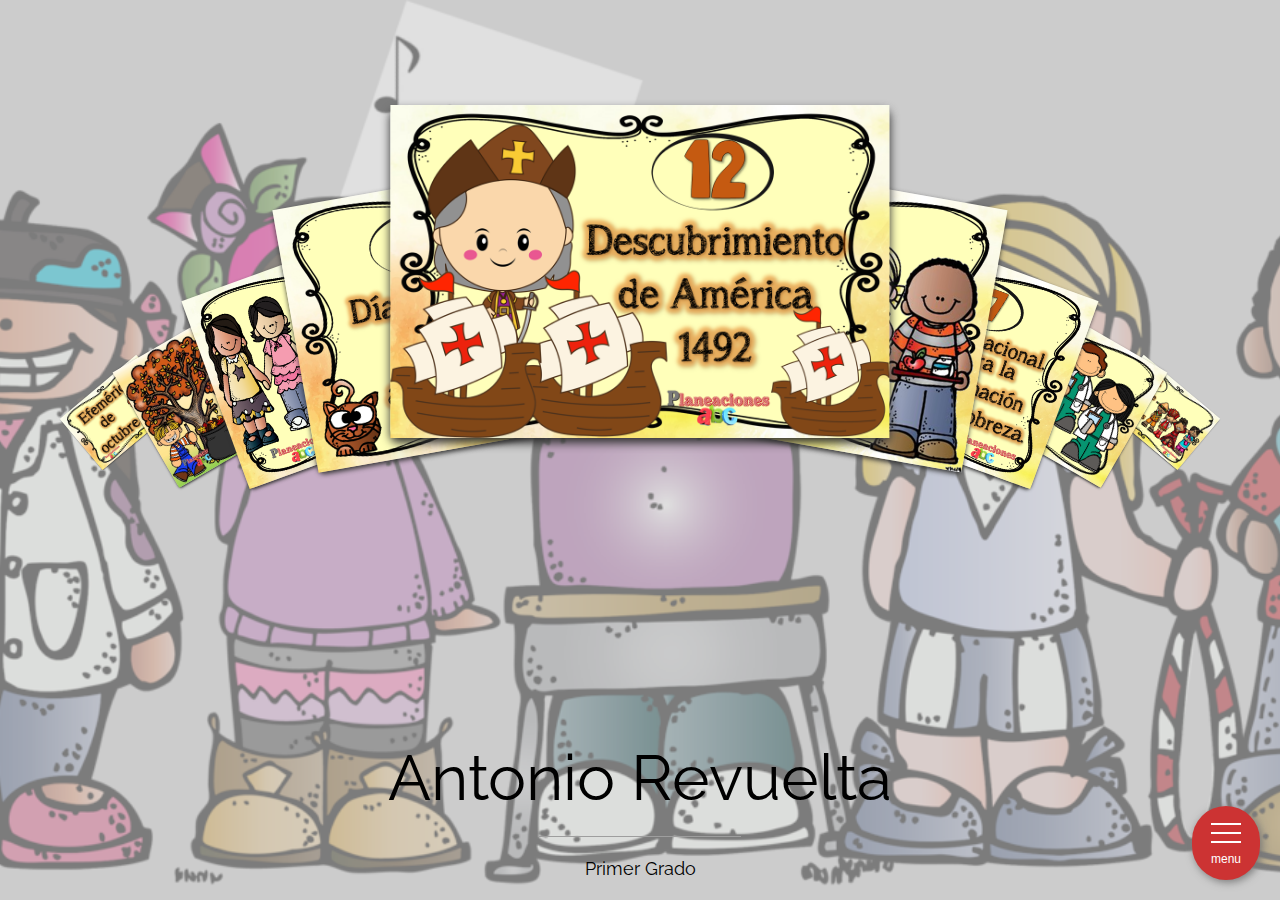
<file: index.html>
<!DOCTYPE html>
<html>
<head>
	<title>Arge Velasco</title>
	<meta charset="UTF-8">
	<meta name="viewport" content="width=device-width, initial-scale=1">
	<link rel="stylesheet" href="/css/styles.css">
	<link rel="stylesheet" href="https://fonts.googleapis.com/css?family=Raleway">
	<link rel="icon" type="image/png" href="/img/icon.png">
	<style>
	body,h1 {font-family: "Raleway", sans-serif}
	body, html {height: 100%}
	.bgimg2 {
	  background: #CCC;
	  background-image: url('/img/back.png');
	  min-height: 100%;
	  background-position: center;
	  background-size: cover;
	}
	.bgimg {
	  background: #CCC;
	  background-image: url('/img/backsept.png');
	  min-height: 100%;
	  background-position: center;
	  background-size: cover;
	}
	</style>
	<link rel="stylesheet" href="/css/nav.css">
	<script>
	  window.console = window.console || function(t) {};
	</script>
	<link href="/css/stackedCards.css" rel="stylesheet" />
</head>
<body>

	<div class="bgimg2 w3-display-container w3-animate-opacity w3-border-light-grey">
	  <div class="w3-display-topleft w3-padding-large w3-xlarge"></div>

		<div class="container-fixed stacked-cards stacked-cards-fanOut">
			<ul>
				<li><img src="/img/oct/001.png"></li>
				<li><img src="/img/oct/002.jpg"></li>
				<li><img src="/img/oct/003.png"></li>
				<li><img src="/img/oct/004.png"></li>
				<li><img src="/img/oct/005.png"></li>
				<li><img src="/img/oct/006.png"></li>
				<li><img src="/img/oct/007.png"></li>
				<li><img src="/img/oct/008.png"></li>
				<li><img src="/img/oct/009.png"></li>
			</ul>
		</div>
		<script src="/js/stackedCards.min.js"></script>

		<script>
			var stackedCardFanOut = new stackedCards({
			 	selector: '.stacked-cards-fanOut',
			 	layout: "fanOut",
			 	transformOrigin: "bottom",
			 });

			stackedCardFanOut.init();
		</script>

	  <div class="w3-display-bottommiddle">
	    <h1 class="w3-jumbo w3-animate-top">Antonio Revuelta</h1>
	    <hr class="w3-border-grey" style="margin:auto;width:40%">
	    <p class="w3-large w3-center">Primer Grado</p>
	  </div>
	</div>

	<div class="float-nav">
	  <a href="#" class="menu-btn">
	    <ul>
	      <li class="line"></li>
	      <li class="line"></li>
	      <li class="line"></li>
	    </ul>
	    <div class="menu-txt">menu</div>
	  </a>
	</div>

	<div class="main-nav">
	  <ul>
	  	<li><a href="/sopa" target="_blank">Sopa de Letras</a></li>
	  	<li><a href="https://play.makeit.app/play.html?code=471373" target="_blank">Pl y Ch</a></li>
	  	<li><a href="https://play.makeit.app/play.html?code=763096" target="_blank">CI y FI</a></li>
	  	<li><a href="https://play.makeit.app/play.html?code=586976" target="_blank">Letra O</a></li>
	  	<li><a href="https://play.makeit.app/play.html?code=599046" target="_blank">Reglas</a></li>
	  	<li><a href="https://play.makeit.app/play.html?code=536043" target="_blank">Vida Saludable</a></li>
	  	<li><a href="https://play.makeit.app/play.html?code=463178" target="_blank">Br y Cr</a></li>
	  	<li><a href="https://play.makeit.app?code=445377" target="_blank">Letra I</a></li>
	    <!--li><a href="/memory1.html">Memorama 1</a></li-->
	    <!--li><a href="/memory2.html">Memorama 2</a></li-->
	    <!--li><a href="/emociones.html" target="_blank">Emociones</a></li-->
	    <!--li><a href="https://play.makeit.app?code=210012" target="_blank">Juego ayer y hoy</a></li-->
	    <!--li><a href="https://play.makeit.app?code=520454" target="_blank">Monstruo de las emociones</a></li-->
	    <!--li><a href="https://play.makeit.app?code=547061" target="_blank">Todo se detuvo</a></li-->
	    <!--li><a href="https://play.makeit.app/play.html?code=472911" target="_blank">Datos Personales</a></li-->
	    <li><a href="https://juego-loteria.netlify.app/" target="_blank">Lotería de Muetos</a></li>
	    <!--li><a href="/maze">Abuelitos</a></li-->
	    <!--li><a href="/memory4.html">Memorama de Muertos</a></li>
	    <li><a href="/memory5.html">Memorama de Muertos+</a></li-->
	    <li><a href="/memory6.html">Memorama de Niños</a></li>
	  </ul>
	</div>

	<script src="https://static.codepen.io/assets/common/stopExecutionOnTimeout-157cd5b220a5c80d4ff8e0e70ac069bffd87a61252088146915e8726e5d9f147.js"></script>
	<script src="https://cdnjs.cloudflare.com/ajax/libs/jquery/2.1.3/jquery.min.js"></script>
	<script id="rendered-js">
		$('.float-nav').click(function () {
		  $('.main-nav, .menu-btn').toggleClass('active');
		});
		//# sourceURL=pen.js
	</script>

</body>
</html>
</file>
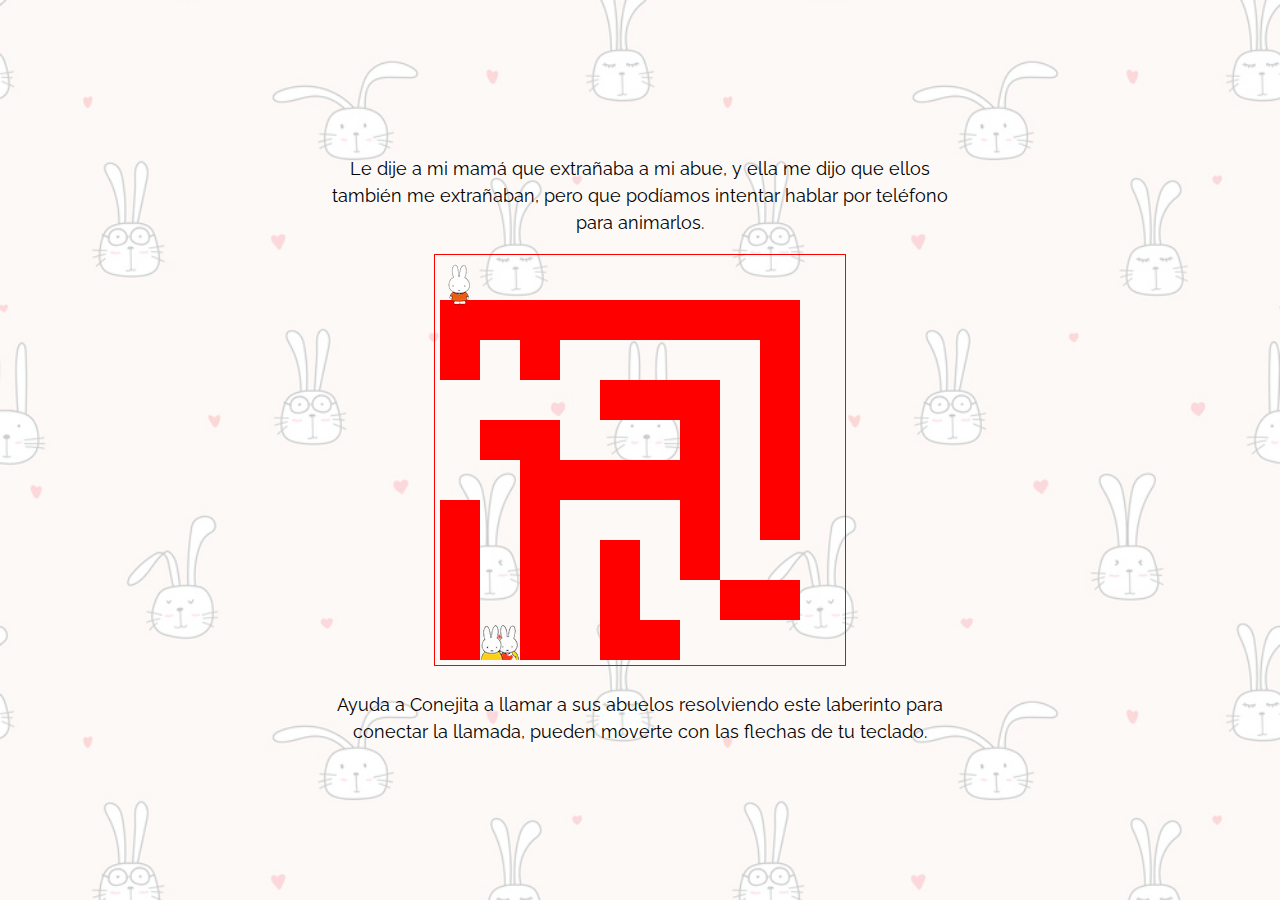
<file: maze/index.html>
<!DOCTYPE HTML>

<html>
    <head>
        <title>Llamar a los abuelitos</title>
        <link rel="icon" type="../image/png" href="/img/icon.png">
        <link rel="stylesheet" href="https://fonts.googleapis.com/css?family=Raleway">
        <link rel="stylesheet" href="../css/styles.css">
        <script src="https://code.jquery.com/jquery-3.3.1.min.js" crossorigin="anonymous"></script>
        <style type="text/css">
            body,h1 {font-family: "Raleway", sans-serif}
            body, html {height: 100%}
            .bgimg {
              background: #fff;
              background-image: url('/maze/back.png');
              min-height: 100%;
              background-position: center;
              background-size: cover;
            }
            #GameBoardCanvas {
                border: 1px solid red;
                padding: 5px;
                margin-left: auto;
                margin-right: auto;
            }

            body {
                background: white;
                padding: 5px;
            }           
        </style>
    </head>
<body class="bgimg">
    <div class="w3-display-middle">
        <p class="w3-large w3-center">Le dije a mi mamá que extrañaba a mi abue, y ella me dijo que ellos también me extrañaban, pero que podíamos intentar hablar por teléfono para animarlos.</p>
        <div class="w3-large w3-center">
            <canvas id="GameBoardCanvas" width="400px" height="400px">
            </canvas>
        </div>
        <p class="w3-large w3-center">Ayuda a Conejita a llamar a sus abuelos resolviendo este laberinto para conectar la llamada, pueden moverte con las flechas de tu teclado.</p>
    </div>
    <script type="text/javascript">
        var canvas = $('#GameBoardCanvas');
        //The game board 1 = walls, 0 = free space, and -1 = the goal
        var board = [
            [ 0, 0, 0, 0, 0, 0, 0, 0, 0, 0],
            [ 1, 1, 1, 1, 1, 1, 1, 1, 1, 0],
            [ 1, 0, 1, 0, 0, 0, 0, 0, 1, 0],
            [ 0, 0, 0, 0, 1, 1, 1, 0, 1, 0],
            [ 0, 1, 1, 0, 0, 0, 1, 0, 1, 0],
            [ 0, 0, 1, 1, 1, 1, 1, 0, 1, 0],
            [ 1, 0, 1, 0, 0, 0, 1, 0, 1, 0],
            [ 1, 0, 1, 0, 1, 0, 1, 0, 0, 0],
            [ 1, 0, 1, 0, 1, 0, 0, 1, 1, 0],
            [ 1, -1, 1, 0, 1, 1, 0, 0, 0, 0]
        ];
        var player = {
            x: 0,
            y: 0
        };

        //Draw the game board
        function draw(){

          var rabbit = new Image();
          rabbit.src = '/maze/rabbit.png';

          var grandparents = new Image();
          grandparents.src = '/maze/grandparents.png';

            var width = canvas.width();
            var blockSize = width/board.length;
            var ctx = canvas[0].getContext('2d');
            //ctx.setTransform(1, 0, 0, 1, 0, 0);
            ctx.clearRect(0, 0, width, width);
            ctx.fillStyle="red";
            //Loop through the board array drawing the walls and the goal
            for(var y = 0; y < board.length; y++){
                for(var x = 0; x < board[y].length; x++){
                    //Draw a wall
                    if(board[y][x] === 1){
                        ctx.fillRect(x*blockSize, y*blockSize, blockSize, blockSize);
                    }
                    //Draw the goal
                    else if(board[y][x] === -1){
                        ctx.beginPath();
                        ctx.drawImage(grandparents, 40, 360);
                        //ctx.lineWidth = 5;
                        // ctx.strokeStyle = "gold";
                        // ctx.moveTo(x*blockSize, y*blockSize);
                        // ctx.lineTo((x+1)*blockSize, (y+1)*blockSize);
                        // ctx.moveTo(x*blockSize, (y+1)*blockSize);
                        // ctx.lineTo((x+1)*blockSize, y*blockSize);
                        ctx.stroke();
                    }
                }
            }
            //Draw the player
            ctx.beginPath();
            var half = blockSize/20;
            ctx.clearRect(40, 360, 40, 40);
            rabbit.onload = function(){
              ctx.drawImage(grandparents, 40, 360);
              ctx.drawImage(rabbit, player.x*blockSize+half, player.y*blockSize+half);
            }
            //ctx.fillStyle = "blue";
            //ctx.arc(player.x*blockSize+half, player.y*blockSize+half, half, 0, 2*Math.PI);
            ctx.fill();
        }

        //Check to see if the new space is inside the board and not a wall
        function canMove(x, y){
            return (y>=0) && (y<board.length) && (x >= 0) && (x < board[y].length) && (board[y][x] != 1);
        }

        $(document).keyup(function(e){
            if((e.which == 38) && canMove(player.x, player.y-1))//Up arrow
                player.y--;
            else if((e.which == 40) && canMove(player.x, player.y+1)) // down arrow
                player.y++;
            else if((e.which == 37) && canMove(player.x-1, player.y))
                player.x--;
            else if((e.which == 39) && canMove(player.x+1, player.y))
                player.x++;
            draw();
            e.preventDefault();
        });

        draw();
    </script>
</body>
</html>
</file>
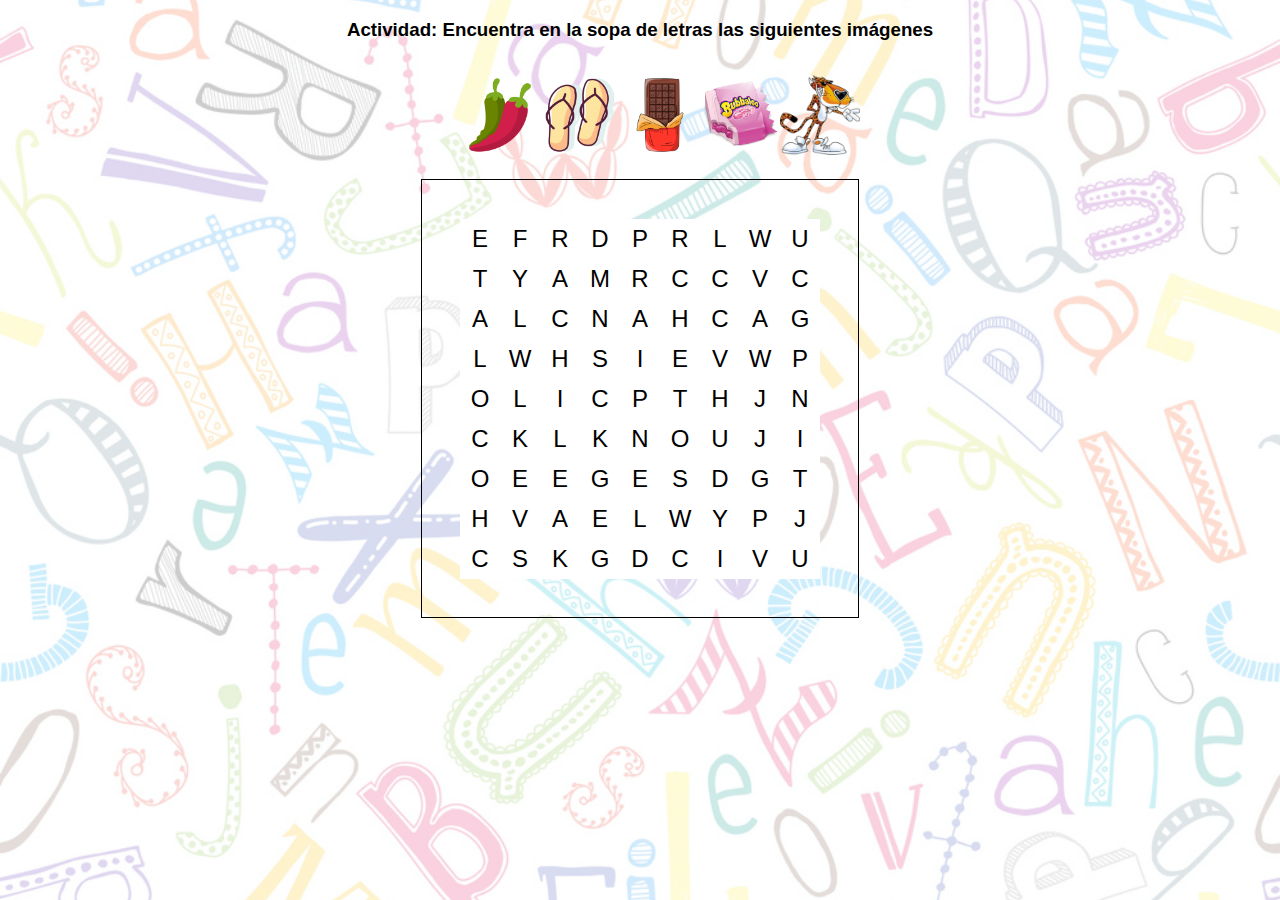
<file: sopa/index.html>
<!DOCTYPE html>
<html>
<head>
    <meta charset="utf-8">
    <meta http-equiv="X-UA-Compatible" content="IE=edge">
    <meta name="viewport" content="width=device-width, initial-scale=1">
    <title>Arge Velasco</title>
    <link rel="stylesheet" type="text/css" href="wordfind.css">
    <link rel="icon" type="image/png" href="../img/icon.png">
</head>
<body class="bgimg">
    <div id="main" role="main">
        <h3>Actividad: Encuentra en la sopa de letras las siguientes imágenes</h3>
        <div>
            <ul id="imagesList">
                <li class="chile"><img src="imgs/chile.png"></li>
                <li class="chancla"><img src="imgs/chancla.png"></li>
                <li class="chocolate"><img src="imgs/chocolate.png"></li>
                <li class="chicle"><img src="imgs/chicle.png"></li>
                <li class="chetos"><img src="imgs/chetos.png"></li>
            </ul>
        </div>
        <div id="puzzle"></div>
        <div><!--button id="solve">Resolver</button--></div>
        <div style="display: none;">
            <ul id="words">
                <!--li><button id="add-word">Add word</button></li-->
            </ul>
        </div>
        <fieldset id="controls">
            <!--label for="allowed-missing-words">Allowed missing words :
                <input id="allowed-missing-words" type="number" min="0" max="5" step="1" value="2">
            </label-->
            <!--label for="max-grid-growth">Max grid growth :
                <input id="max-grid-growth" type="number" min="0" max="5" step="1" value="0">
            </label-->
            <!--label for="extra-letters">Extra letters :
                <select id="extra-letters">
                    <option value="secret-word" selected>form a secret word</option>
                    <option value="none">none, allow blanks</option>
                    <option value="secret-word-plus-blanks">form a secret word but allow for extra blanks</option>
                    <option value="random">random</option>
                </select>
            </label-->
            <!--label for="secret-word">Secret word :
                <input id="secret-word">
            </label-->
            <!--button id="create-grid">Create grid</button-->
            <p id="result-message"></p>
        </fieldset>
    </div>

    <script type="text/javascript" src="https://ajax.googleapis.com/ajax/libs/jquery/1.7.1/jquery.min.js"></script> 
    <script type="text/javascript" src="wordfind.js"></script> 
    <script type="text/javascript" src="wordfindgame.js"></script> 
    <script>
    /* Example words setup */
    [
        'chile',
        'chetos',
        'chicle',
        'chancla',
        'chocolate',
    ].map(word => WordFindGame.insertWordBefore($('#words'), word));
    // $('#secret-word').val('LAETITIA');

    /* Init */
    function recreate() {
        $('#result-message').removeClass();
        var fillBlanks, game;
        /*if ($('#extra-letters').val() === 'none') {
            fillBlanks = false;
        } else if ($('#extra-letters').val().startsWith('secret-word')) {
            fillBlanks = $('#secret-word').val();
        }*/
        try {
            game = new WordFindGame('#puzzle', {
                allowedMissingWords: +1, //+$('#allowed-missing-words').val(),
                maxGridGrowth: 4, // +$('#max-grid-growth').val(),
                fillBlanks: true,
                allowExtraBlanks: ['none', 'secret-word-plus-blanks'].includes('random'),
                // allowExtraBlanks: ['none', 'secret-word-plus-blanks'].includes($('#extra-letters').val()),
                maxAttempts: 100,
            });
        } catch (error) {
            $('#result-message').text(`😞 ${error}, try to specify less ones`).css({color: 'red'});
            return;
        }
        wordfind.print(game);
        if (window.game) {
            var emptySquaresCount = WordFindGame.emptySquaresCount();
            $('#result-message').text(`😃 ${emptySquaresCount ? 'but there are empty squares' : ''}`).css({color: ''});
        }
        window.game = game;
    }
    recreate();

    /* Event listeners */
    // $('#extra-letters').change((evt) => $('#secret-word').prop('disabled', !evt.target.value.startsWith('secret-word')));

    // $('#add-word').click( () => WordFindGame.insertWordBefore($('#add-word').parent()));

    $('#create-grid').click(recreate);

    $('#solve').click(() => game.solve());
    </script>
</body>
</html>
</file>
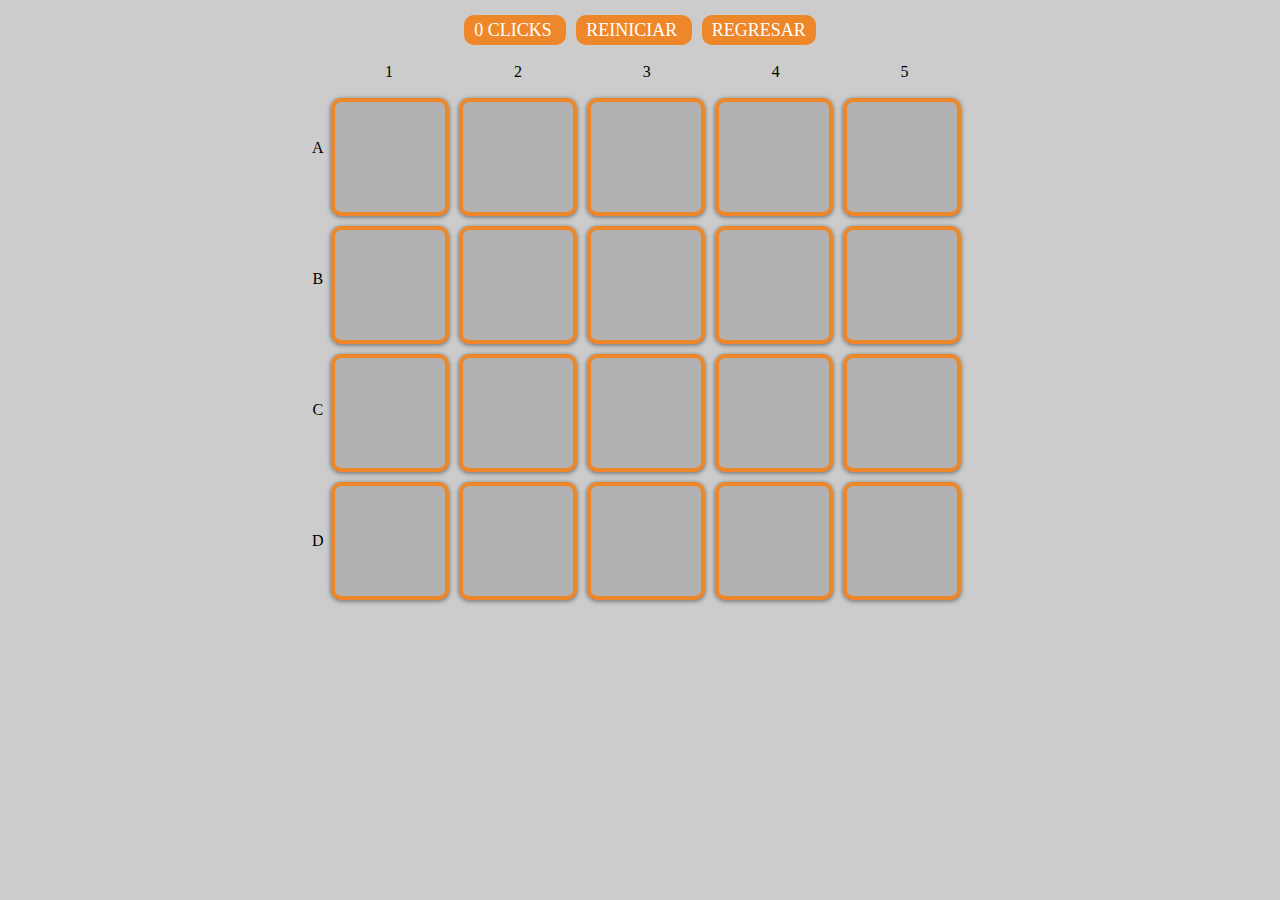
<file: memory1.html>
<html lang="en" class=" -webkit-">
<head>

    <link rel="icon" type="image/png" href="/img/icon.png">
    <title>Memorama 1</title>
    <style>
    * {
        margin: 0;
        padding: 0;
    }
    body {
      font: 18px Verdana;
      color: #FFF;
      background: #CCC;
    }
    .good {
        position: absolute;
        display: none;
        margin-left: auto;
        margin-right: auto;
        width: 45%;
        z-index: 999;
    }
    table tr td.cols {
        text-align: center;
        color: #000000;
    }
    table tr.rows {
        text-align: center;
        color: #000000;
    }
    #picbox {
        margin: 0px auto;
        width: 660px;
    }
    #boxcard {
        z-index: 1;
        margin: 10px 0 0;
    }
    #boxcard div{
        float: left;
        width: 100px;
        height: 100px;
        margin: 5px;
        padding: 5px;
        border: 4px solid #EE872A;
        cursor: pointer;
        border-radius: 10px;
        box-shadow: 0 1px 5px rgba(0,0,0,.5);
      background: #B1B1B1;
        z-index: 2;
    }
    #boxcard div img {
        display: none;
        border-radius: 10px;
        z-index: 3;
    }
    #boxbuttons {
        text-align: center;
        margin: 20px;
        display: block;
    }
    #boxbuttons .button {
        text-transform: uppercase;
        background: #EE872A;
        padding: 5px 10px;
        margin: 5px;
        border-radius: 10px;
        cursor: pointer;
    }
    #boxbuttons .button a{
      text-decoration: none;
      color: #fff;
    }
    #boxbuttons .button:hover {
        background: #999;
    }
    </style>
</head>
    <body translate="no">

    <div id="picbox">
      <span id="boxbuttons">
        <span class="button">
          <span id="counter">0</span>
          Clicks
        </span>
        <span class="button">
          <a onclick="ResetGame();">Reiniciar</a>
        </span> 
        <span class="button">
          <a href="/">Regresar</a>
        </span> 
      </span>
      <img id="q-good" class="good" src="/memory/good.png">
      <table>
          <tr>
              <td class="cols"></td>
              <td class="cols">1</td>
              <td class="cols">2</td>
              <td class="cols">3</td>
              <td class="cols">4</td>
              <td class="cols">5</td>
          </tr>
          <tr class="rows">
              <td>A</td>
              <td colspan="5" rowspan="4"><div id="boxcard"></div></td>
          </tr>
          <tr class="rows">
              <td>B</td>
          </tr>
          <tr class="rows">
              <td>C</td>
          </tr>
          <tr class="rows">
              <td>D</td>
          </tr>
      </table>
    </div>

    <script src="https://cdnjs.cloudflare.com/ajax/libs/jquery/2.1.3/jquery.min.js"></script>
    <script id="rendered-js">
        var BoxOpened = "";
        var ImgOpened = "";
        var Counter = 0;
        var ImgFound = 0;

        var Source = "#boxcard";

        var ImgSource = [
          "/memory/bandera.png",
          "/memory/chile.png",
          "/memory/maracas.png",
          "/memory/mariachi.png",
          "/memory/molcajete.png",
          "/memory/muneca.png",
          "/memory/pinata.png",
          "/memory/sombrero.png",
          "/memory/taco.png",
          "/memory/tambor.png"
        ];

        function RandomFunction(MaxValue, MinValue) {
                return Math.round(Math.random() * (MaxValue - MinValue) + MinValue);
            }
            
        function ShuffleImages() {
            var ImgAll = $(Source).children();
            var ImgThis = $(Source + " div:first-child");
            var ImgArr = new Array();

            for (var i = 0; i < ImgAll.length; i++) {
                ImgArr[i] = $("#" + ImgThis.attr("id") + " img").attr("src");
                ImgThis = ImgThis.next();
            }
            
                ImgThis = $(Source + " div:first-child");
            
            for (var z = 0; z < ImgAll.length; z++) {
            var RandomNumber = RandomFunction(0, ImgArr.length - 1);

                $("#" + ImgThis.attr("id") + " img").attr("src", ImgArr[RandomNumber]);
                ImgArr.splice(RandomNumber, 1);
                ImgThis = ImgThis.next();
            }
        }

        function ResetGame() {
            ShuffleImages();
            $(Source + " div img").hide();
            $(Source + " div").css("visibility", "visible");
            Counter = 0;
            $("#success").remove();
            $("#counter").html("" + Counter);
            BoxOpened = "";
            ImgOpened = "";
            ImgFound = 0;
            return false;
        }

        function OpenCard() {
            var id = $(this).attr("id");

            if ($("#" + id + " img").is(":hidden")) {
                $(Source + " div").unbind("click", OpenCard);
            
                $("#" + id + " img").slideDown('fast');

                if (ImgOpened == "") {
                    BoxOpened = id;
                    ImgOpened = $("#" + id + " img").attr("src");
                    setTimeout(function() {
                        $(Source + " div").bind("click", OpenCard)
                    }, 300);
                } else {
                    CurrentOpened = $("#" + id + " img").attr("src");
                    if (ImgOpened != CurrentOpened) {
                        setTimeout(function() {
                            $("#" + id + " img").slideUp('fast');
                            $("#" + BoxOpened + " img").slideUp('fast');
                            BoxOpened = "";
                            ImgOpened = "";
                        }, 400);
                    } else {
                        $('#q-good').show();
                        setTimeout(function() {
                            $('#q-good').hide();
                            $("#" + id + " img").parent().css("visibility", "hidden");
                            $("#" + BoxOpened + " img").parent().css("visibility", "hidden");
                            ImgFound++;
                            BoxOpened = "";
                            ImgOpened = "";
                        }, 2000);
                    }
                    setTimeout(function() {
                        $(Source + " div").bind("click", OpenCard)
                    }, 400);
                }
                Counter++;
                $("#counter").html("" + Counter);

                if (ImgFound == ImgSource.length) {
                    $("#counter").prepend('<span id="success">Encontraste todas las imágenes</span>');
                }
            }
        }

        $(function() {
        
            for (var y = 1; y < 3 ; y++) {
                $.each(ImgSource, function(i, val) {
                    $(Source).append("<div id=card" + y + i + "><img src=" + val + " />");
                });
            }
            $(Source + " div").click(OpenCard);
            ShuffleImages();
        });
    </script>

    </body>
</html>
</file>
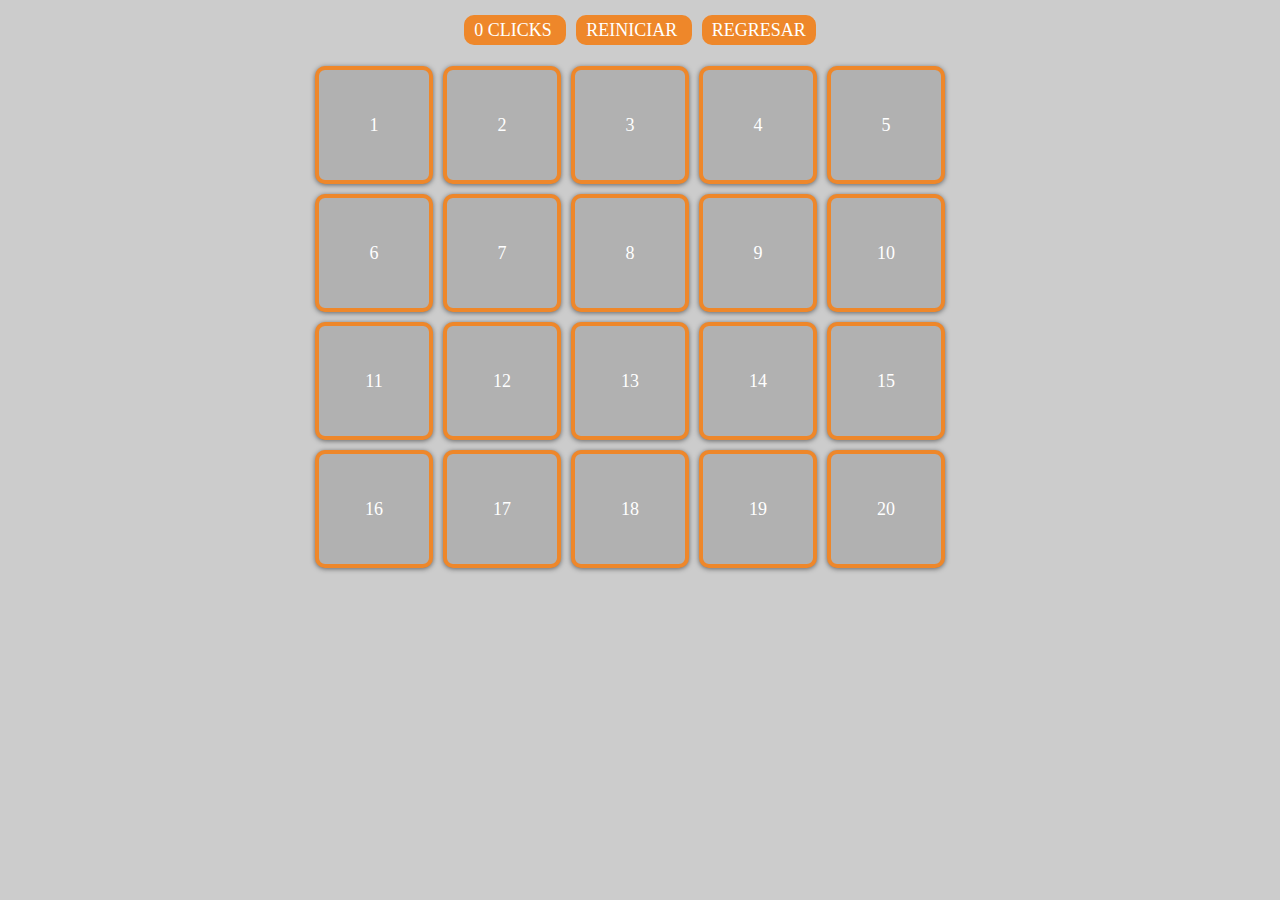
<file: memory2.html>
<html lang="en" class=" -webkit-">
<head>

    <link rel="icon" type="image/png" href="/img/icon.png">
    <title>Memorama 2</title>
    <style>
    * {
        margin: 0;
        padding: 0;
    }
    body {
      font: 18px Verdana;
      color: #FFF;
      background: #CCC;
    }
    .good {
        position: absolute;
        display: none;
        margin-left: auto;
        margin-right: auto;
        width: 45%;
        z-index: 999;
    }
    table tr td.cols {
        text-align: center;
        color: #000000;
    }
    table tr.rows {
        text-align: center;
        color: #000000;
    }
    #picbox {
        margin: 0px auto;
        width: 660px;
    }
    #boxcard {
        z-index: 1;
        margin: 10px 0 0;
    }
    #boxcard div{
        float: left;
        width: 100px;
        height: 100px;
        margin: 5px;
        padding: 5px;
        border: 4px solid #EE872A;
        cursor: pointer;
        border-radius: 10px;
        box-shadow: 0 1px 5px rgba(0,0,0,.5);
      background: #B1B1B1;
        z-index: 2;
    }
    #boxcard div img {
        display: none;
        border-radius: 10px;
        z-index: 3;
    }
    #boxbuttons {
        text-align: center;
        margin: 20px;
        display: block;
    }
    #boxbuttons .button {
        text-transform: uppercase;
        background: #EE872A;
        padding: 5px 10px;
        margin: 5px;
        border-radius: 10px;
        cursor: pointer;
    }
    #boxbuttons .button a{
      text-decoration: none;
      color: #fff;
    }
    #boxbuttons .button:hover {
        background: #999;
    }
    .text-center {
      display: flex;
      justify-content: center;
      align-items: center;
    }
    </style>
</head>
    <body translate="no">

    <div id="picbox">
      <span id="boxbuttons">
        <span class="button">
          <span id="counter">0</span>
          Clicks
        </span>
        <span class="button">
          <a onclick="ResetGame();">Reiniciar</a>
        </span> 
        <span class="button">
          <a href="/">Regresar</a>
        </span> 
      </span>
      <img id="q-good" class="good" src="/memory/good.png">
      <td colspan="5" rowspan="4"><div id="boxcard"></div></td>
    </div>

    <script src="https://cdnjs.cloudflare.com/ajax/libs/jquery/2.1.3/jquery.min.js"></script>
    <script id="rendered-js">
        var BoxOpened = "";
        var ImgOpened = "";
        var CardTextOpened = "";
        var Counter = 0;
        var ImgFound = 0;

        var Source = "#boxcard";

        var ImgSource = [
          "/memory/trompo.png",
          "/memory/cactus.png",
          "/memory/frida.png",
          "/memory/mapa.png",
          "/memory/charro.png",
          "/memory/catrina.png",
          "/memory/guitarra.png",
          "/memory/echiladas.png",
          "/memory/paleta.png",
          "/memory/sandia.png"
        ];

        function RandomFunction(MaxValue, MinValue) {
                return Math.round(Math.random() * (MaxValue - MinValue) + MinValue);
            }
            
        function ShuffleImages() {
            var ImgAll = $(Source).children();
            var ImgThis = $(Source + " div:first-child");
            var ImgArr = new Array();

            for (var i = 0; i < ImgAll.length; i++) {
                ImgArr[i] = $("#" + ImgThis.attr("id") + " img").attr("src");
                ImgThis = ImgThis.next();
            }
            
                ImgThis = $(Source + " div:first-child");
            
            for (var z = 0; z < ImgAll.length; z++) {
            var RandomNumber = RandomFunction(0, ImgArr.length - 1);

                $("#" + ImgThis.attr("id") + " img").attr("src", ImgArr[RandomNumber]);
                ImgArr.splice(RandomNumber, 1);
                ImgThis = ImgThis.next();
            }
        }

        function ResetGame() {
            ShuffleImages();
            $(Source + " div img").hide();
            $(Source + " div").css("visibility", "visible");
            Counter = 0;
            $("#success").remove();
            $("#counter").html("" + Counter);
            BoxOpened = "";
            ImgOpened = "";
            CardTextOpened = "";
            ImgFound = 0;
            return false;
        }

        function OpenCard() {
            var id = $(this).attr("id");
            var idtext = $(this).find('span').attr('id');

            if ($("#" + id + " img").is(":hidden")) {
                $(Source + " div").unbind("click", OpenCard);
            
                $("#" + id + " img").slideDown('fast');
                $('#' + idtext).hide();

                if (ImgOpened == "") {
                    BoxOpened = id;
                    CardTextOpened = idtext;
                    ImgOpened = $("#" + id + " img").attr("src");
                    setTimeout(function() {
                        $(Source + " div").bind("click", OpenCard)
                    }, 300);
                } else {
                    CurrentOpened = $("#" + id + " img").attr("src");
                    if (ImgOpened != CurrentOpened) {
                        setTimeout(function() {
                            $("#" + id + " img").slideUp('fast');
                            $("#" + BoxOpened + " img").slideUp('fast');
                            $('#' + idtext).show();
                            $('#' + CardTextOpened).show();
                            BoxOpened = "";
                            ImgOpened = "";
                            CardTextOpened = "";
                        }, 400);
                    } else {
                        $('#q-good').show();
                        setTimeout(function() {
                            $('#q-good').hide();
                            $("#" + id + " img").parent().css("visibility", "hidden");
                            $("#" + BoxOpened + " img").parent().css("visibility", "hidden");
                            $('#' + CardTextOpened).hide();
                            ImgFound++;
                            BoxOpened = "";
                            ImgOpened = "";
                            CardTextOpened = "";
                        }, 2000);
                    }
                    setTimeout(function() {
                        $(Source + " div").bind("click", OpenCard)
                    }, 400);
                }
                Counter++;
                $("#counter").html("" + Counter);

                if (ImgFound == ImgSource.length) {
                    $("#counter").prepend('<span id="success">Encontraste todas las imágenes</span>');
                }
            }
        }

        $(function() {
        
            var total = 0;
            for (var y = 1; y < 3 ; y++) {
                $.each(ImgSource, function(i, val) {
                    total++;
                    $(Source).append("<div id=card" + y + i + " class='text-center'><span id=card-text" + y + i + ">" + total + "</span><img src=" + val + " />");
                });
            }
            $(Source + " div").click(OpenCard);
            ShuffleImages();
        });
    </script>

    </body>
</html>
</file>
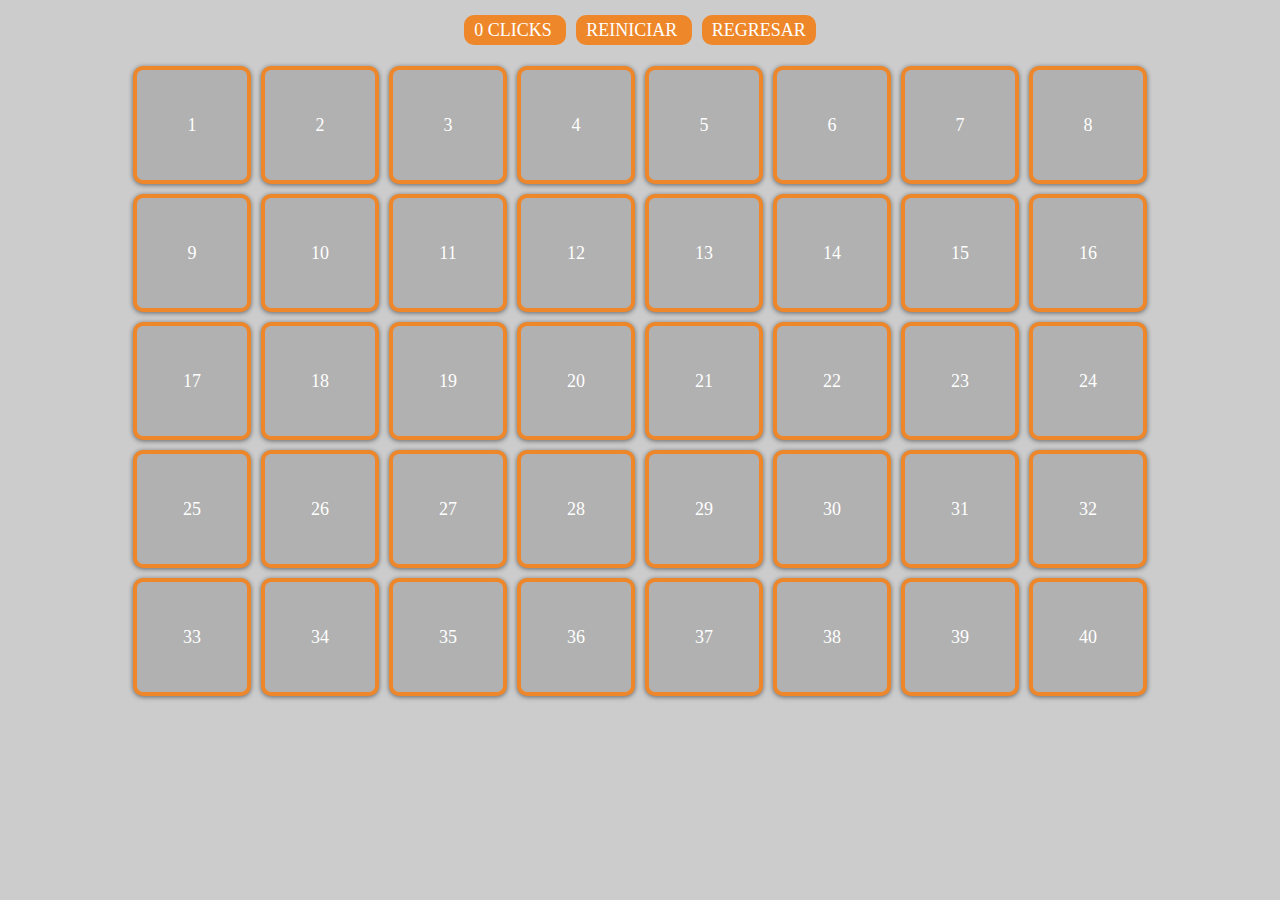
<file: memory3.html>
<html lang="en" class=" -webkit-">
<head>

    <link rel="icon" type="image/png" href="/img/icon.png">
    <title>Gran Memorama</title>
    <style>
    * {
        margin: 0;
        padding: 0;
    }
    body {
      font: 18px Verdana;
      color: #FFF;
      background: #CCC;
    }
    .good {
        position: absolute;
        display: none;
        margin-left: auto;
        margin-right: auto;
        width: 45%;
        z-index: 999;
    }
    table tr td.cols {
        text-align: center;
        color: #000000;
    }
    table tr.rows {
        text-align: center;
        color: #000000;
    }
    #picbox {
        margin: 0px auto;
        width: 1024px;
    }
    #boxcard {
        z-index: 1;
        margin: 10px 0 0;
    }
    #boxcard div{
        float: left;
        width: 100px;
        height: 100px;
        margin: 5px;
        padding: 5px;
        border: 4px solid #EE872A;
        cursor: pointer;
        border-radius: 10px;
        box-shadow: 0 1px 5px rgba(0,0,0,.5);
      background: #B1B1B1;
        z-index: 2;
    }
    #boxcard div img {
        display: none;
        border-radius: 10px;
        z-index: 3;
    }
    #boxbuttons {
        text-align: center;
        margin: 20px;
        display: block;
    }
    #boxbuttons .button {
        text-transform: uppercase;
        background: #EE872A;
        padding: 5px 10px;
        margin: 5px;
        border-radius: 10px;
        cursor: pointer;
    }
    #boxbuttons .button a{
      text-decoration: none;
      color: #fff;
    }
    #boxbuttons .button:hover {
        background: #999;
    }
    .text-center {
      display: flex;
      justify-content: center;
      align-items: center;
    }
    </style>
</head>
    <body translate="no">

    <div id="picbox">
      <span id="boxbuttons">
        <span class="button">
          <span id="counter">0</span>
          Clicks
        </span>
        <span class="button">
          <a onclick="ResetGame();">Reiniciar</a>
        </span> 
        <span class="button">
          <a href="/">Regresar</a>
        </span> 
      </span>
      <img id="q-good" class="good" src="/memory/good.png">
      <td colspan="5" rowspan="4"><div id="boxcard"></div></td>
    </div>

    <script src="https://cdnjs.cloudflare.com/ajax/libs/jquery/2.1.3/jquery.min.js"></script>
    <script id="rendered-js">
        var BoxOpened = "";
        var ImgOpened = "";
        var CardTextOpened = "";
        var Counter = 0;
        var ImgFound = 0;

        var Source = "#boxcard";

        var ImgSource = [
          "/memory/trompo.png",
          "/memory/cactus.png",
          "/memory/frida.png",
          "/memory/mapa.png",
          "/memory/charro.png",
          "/memory/catrina.png",
          "/memory/guitarra.png",
          "/memory/echiladas.png",
          "/memory/paleta.png",
          "/memory/sandia.png",
          "/memory/bandera.png",
          "/memory/chile.png",
          "/memory/maracas.png",
          "/memory/mariachi.png",
          "/memory/molcajete.png",
          "/memory/muneca.png",
          "/memory/pinata.png",
          "/memory/sombrero.png",
          "/memory/taco.png",
          "/memory/tambor.png"
        ];

        function RandomFunction(MaxValue, MinValue) {
                return Math.round(Math.random() * (MaxValue - MinValue) + MinValue);
            }
            
        function ShuffleImages() {
            var ImgAll = $(Source).children();
            var ImgThis = $(Source + " div:first-child");
            var ImgArr = new Array();

            for (var i = 0; i < ImgAll.length; i++) {
                ImgArr[i] = $("#" + ImgThis.attr("id") + " img").attr("src");
                ImgThis = ImgThis.next();
            }
            
                ImgThis = $(Source + " div:first-child");
            
            for (var z = 0; z < ImgAll.length; z++) {
            var RandomNumber = RandomFunction(0, ImgArr.length - 1);

                $("#" + ImgThis.attr("id") + " img").attr("src", ImgArr[RandomNumber]);
                ImgArr.splice(RandomNumber, 1);
                ImgThis = ImgThis.next();
            }
        }

        function ResetGame() {
            ShuffleImages();
            $(Source + " div img").hide();
            $(Source + " div").css("visibility", "visible");
            Counter = 0;
            $("#success").remove();
            $("#counter").html("" + Counter);
            BoxOpened = "";
            ImgOpened = "";
            CardTextOpened = "";
            ImgFound = 0;
            return false;
        }

        function OpenCard() {
            var id = $(this).attr("id");
            var idtext = $(this).find('span').attr('id');

            if ($("#" + id + " img").is(":hidden")) {
                $(Source + " div").unbind("click", OpenCard);
            
                $("#" + id + " img").slideDown('fast');
                $('#' + idtext).hide();

                if (ImgOpened == "") {
                    BoxOpened = id;
                    CardTextOpened = idtext;
                    ImgOpened = $("#" + id + " img").attr("src");
                    setTimeout(function() {
                        $(Source + " div").bind("click", OpenCard)
                    }, 300);
                } else {
                    CurrentOpened = $("#" + id + " img").attr("src");
                    if (ImgOpened != CurrentOpened) {
                        setTimeout(function() {
                            $("#" + id + " img").slideUp('fast');
                            $("#" + BoxOpened + " img").slideUp('fast');
                            $('#' + idtext).show();
                            $('#' + CardTextOpened).show();
                            BoxOpened = "";
                            ImgOpened = "";
                            CardTextOpened = "";
                        }, 400);
                    } else {
                        $('#q-good').show();
                        setTimeout(function() {
                            $('#q-good').hide();
                            $("#" + id + " img").parent().css("visibility", "hidden");
                            $("#" + BoxOpened + " img").parent().css("visibility", "hidden");
                            $('#' + CardTextOpened).hide();
                            ImgFound++;
                            BoxOpened = "";
                            ImgOpened = "";
                            CardTextOpened = "";
                        }, 2000);
                    }
                    setTimeout(function() {
                        $(Source + " div").bind("click", OpenCard)
                    }, 400);
                }
                Counter++;
                $("#counter").html("" + Counter);

                if (ImgFound == ImgSource.length) {
                    $("#counter").prepend('<span id="success">Encontraste todas las imágenes</span>');
                }
            }
        }

        $(function() {
        
            var total = 0;
            for (var y = 1; y < 3 ; y++) {
                $.each(ImgSource, function(i, val) {
                    total++;
                    $(Source).append("<div id=card" + y + i + " class='text-center'><span id=card-text" + y + i + ">" + total + "</span><img src=" + val + " />");
                });
            }
            $(Source + " div").click(OpenCard);
            ShuffleImages();
        });
    </script>

    </body>
</html>
</file>
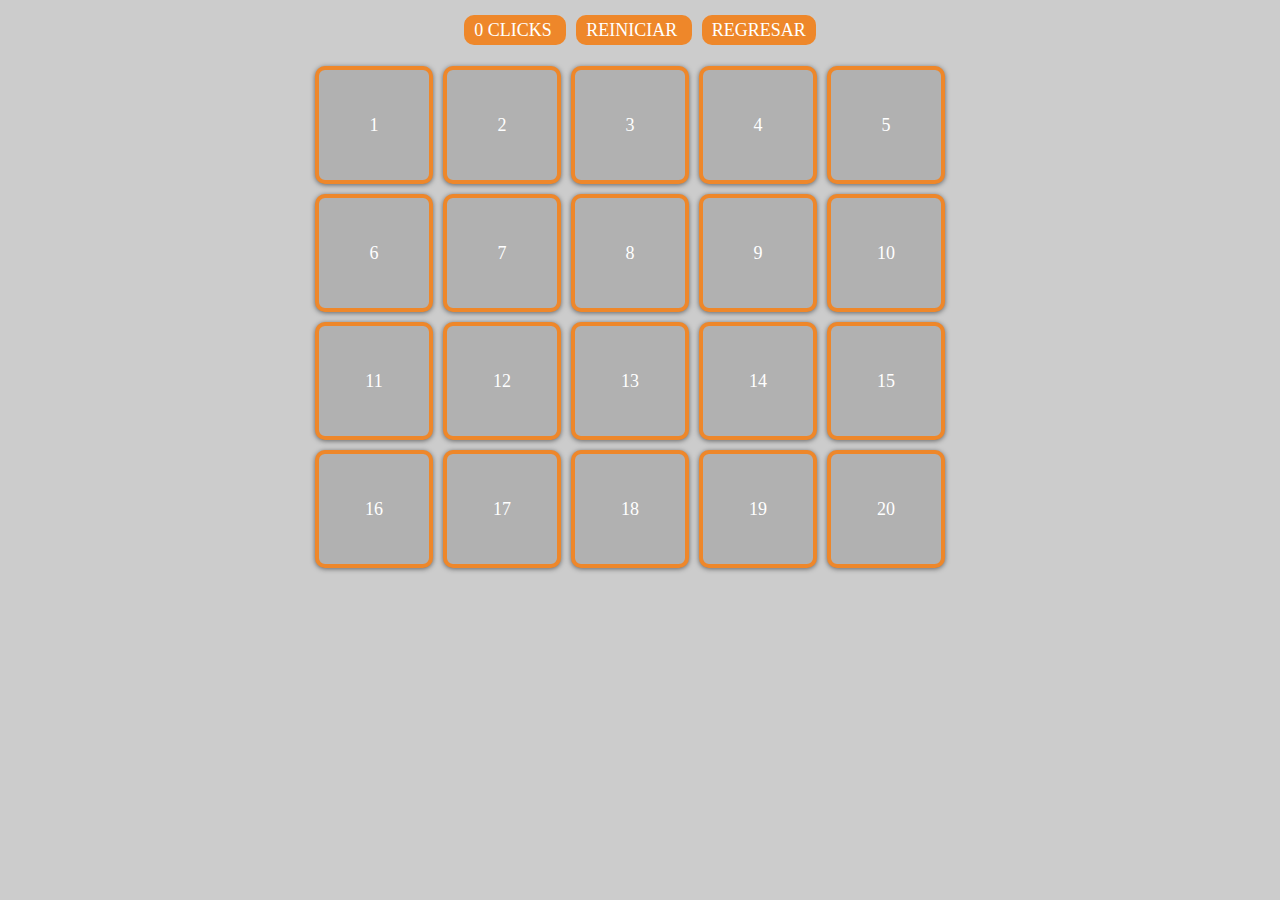
<file: memory4.html>
<html lang="en" class=" -webkit-">
<head>

    <link rel="icon" type="image/png" href="/img/icon.png">
    <title>Memorama de Muertos</title>
    <style>
    * {
        margin: 0;
        padding: 0;
    }
    body {
      font: 18px Verdana;
      color: #FFF;
      background: #CCC;
    }
    .good {
        position: absolute;
        display: none;
        margin-left: auto;
        margin-right: auto;
        width: 45%;
        z-index: 999;
    }
    table tr td.cols {
        text-align: center;
        color: #000000;
    }
    table tr.rows {
        text-align: center;
        color: #000000;
    }
    #picbox {
        margin: 0px auto;
        width: 660px;
    }
    #boxcard {
        z-index: 1;
        margin: 10px 0 0;
    }
    #boxcard div{
        float: left;
        width: 100px;
        height: 100px;
        margin: 5px;
        padding: 5px;
        border: 4px solid #EE872A;
        cursor: pointer;
        border-radius: 10px;
        box-shadow: 0 1px 5px rgba(0,0,0,.5);
      background: #B1B1B1;
        z-index: 2;
    }
    #boxcard div img {
        display: none;
        border-radius: 10px;
        z-index: 3;
    }
    #boxbuttons {
        text-align: center;
        margin: 20px;
        display: block;
    }
    #boxbuttons .button {
        text-transform: uppercase;
        background: #EE872A;
        padding: 5px 10px;
        margin: 5px;
        border-radius: 10px;
        cursor: pointer;
    }
    #boxbuttons .button a{
      text-decoration: none;
      color: #fff;
    }
    #boxbuttons .button:hover {
        background: #999;
    }
    .text-center {
      display: flex;
      justify-content: center;
      align-items: center;
    }
    </style>
</head>
    <body translate="no">

    <div id="picbox">
      <span id="boxbuttons">
        <span class="button">
          <span id="counter">0</span>
          Clicks
        </span>
        <span class="button">
          <a onclick="ResetGame();">Reiniciar</a>
        </span> 
        <span class="button">
          <a href="/">Regresar</a>
        </span> 
      </span>
      <img id="q-good" class="good" src="/memory/good.png">
      <td colspan="5" rowspan="4"><div id="boxcard"></div></td>
    </div>

    <script src="https://cdnjs.cloudflare.com/ajax/libs/jquery/2.1.3/jquery.min.js"></script>
    <script id="rendered-js">
        var BoxOpened = "";
        var ImgOpened = "";
        var CardTextOpened = "";
        var Counter = 0;
        var ImgFound = 0;

        var Source = "#boxcard";

        var ImgSource = [
          "/memory2/23.png",
          "/memory2/22.png",
          "/memory2/21.png",
          "/memory2/20.png",
          "/memory2/19.png",
          "/memory2/18.png",
          "/memory2/17.png",
          "/memory2/16.png",
          "/memory2/15.png",
          "/memory2/14.png"
        ];

        function RandomFunction(MaxValue, MinValue) {
                return Math.round(Math.random() * (MaxValue - MinValue) + MinValue);
            }
            
        function ShuffleImages() {
            var ImgAll = $(Source).children();
            var ImgThis = $(Source + " div:first-child");
            var ImgArr = new Array();

            for (var i = 0; i < ImgAll.length; i++) {
                ImgArr[i] = $("#" + ImgThis.attr("id") + " img").attr("src");
                ImgThis = ImgThis.next();
            }
            
                ImgThis = $(Source + " div:first-child");
            
            for (var z = 0; z < ImgAll.length; z++) {
            var RandomNumber = RandomFunction(0, ImgArr.length - 1);

                $("#" + ImgThis.attr("id") + " img").attr("src", ImgArr[RandomNumber]);
                ImgArr.splice(RandomNumber, 1);
                ImgThis = ImgThis.next();
            }
        }

        function ResetGame() {
            ShuffleImages();
            $(Source + " div img").hide();
            $(Source + " div").css("visibility", "visible");
            Counter = 0;
            $("#success").remove();
            $("#counter").html("" + Counter);
            BoxOpened = "";
            ImgOpened = "";
            CardTextOpened = "";
            ImgFound = 0;
            return false;
        }

        function OpenCard() {
            var id = $(this).attr("id");
            var idtext = $(this).find('span').attr('id');

            if ($("#" + id + " img").is(":hidden")) {
                $(Source + " div").unbind("click", OpenCard);
            
                $("#" + id + " img").slideDown('fast');
                $('#' + idtext).hide();

                if (ImgOpened == "") {
                    BoxOpened = id;
                    CardTextOpened = idtext;
                    ImgOpened = $("#" + id + " img").attr("src");
                    setTimeout(function() {
                        $(Source + " div").bind("click", OpenCard)
                    }, 300);
                } else {
                    CurrentOpened = $("#" + id + " img").attr("src");
                    if (ImgOpened != CurrentOpened) {
                        setTimeout(function() {
                            $("#" + id + " img").slideUp('fast');
                            $("#" + BoxOpened + " img").slideUp('fast');
                            $('#' + idtext).show();
                            $('#' + CardTextOpened).show();
                            BoxOpened = "";
                            ImgOpened = "";
                            CardTextOpened = "";
                        }, 400);
                    } else {
                        $('#q-good').show();
                        setTimeout(function() {
                            $('#q-good').hide();
                            $("#" + id + " img").parent().css("visibility", "hidden");
                            $("#" + BoxOpened + " img").parent().css("visibility", "hidden");
                            $('#' + CardTextOpened).hide();
                            ImgFound++;
                            BoxOpened = "";
                            ImgOpened = "";
                            CardTextOpened = "";
                        }, 2000);
                    }
                    setTimeout(function() {
                        $(Source + " div").bind("click", OpenCard)
                    }, 400);
                }
                Counter++;
                $("#counter").html("" + Counter);

                if (ImgFound == ImgSource.length) {
                    $("#counter").prepend('<span id="success">Encontraste todas las imágenes</span>');
                }
            }
        }

        $(function() {
        
            var total = 0;
            for (var y = 1; y < 3 ; y++) {
                $.each(ImgSource, function(i, val) {
                    total++;
                    $(Source).append("<div id=card" + y + i + " class='text-center'><span id=card-text" + y + i + ">" + total + "</span><img src=" + val + " />");
                });
            }
            $(Source + " div").click(OpenCard);
            ShuffleImages();
        });
    </script>

    </body>
</html>
</file>
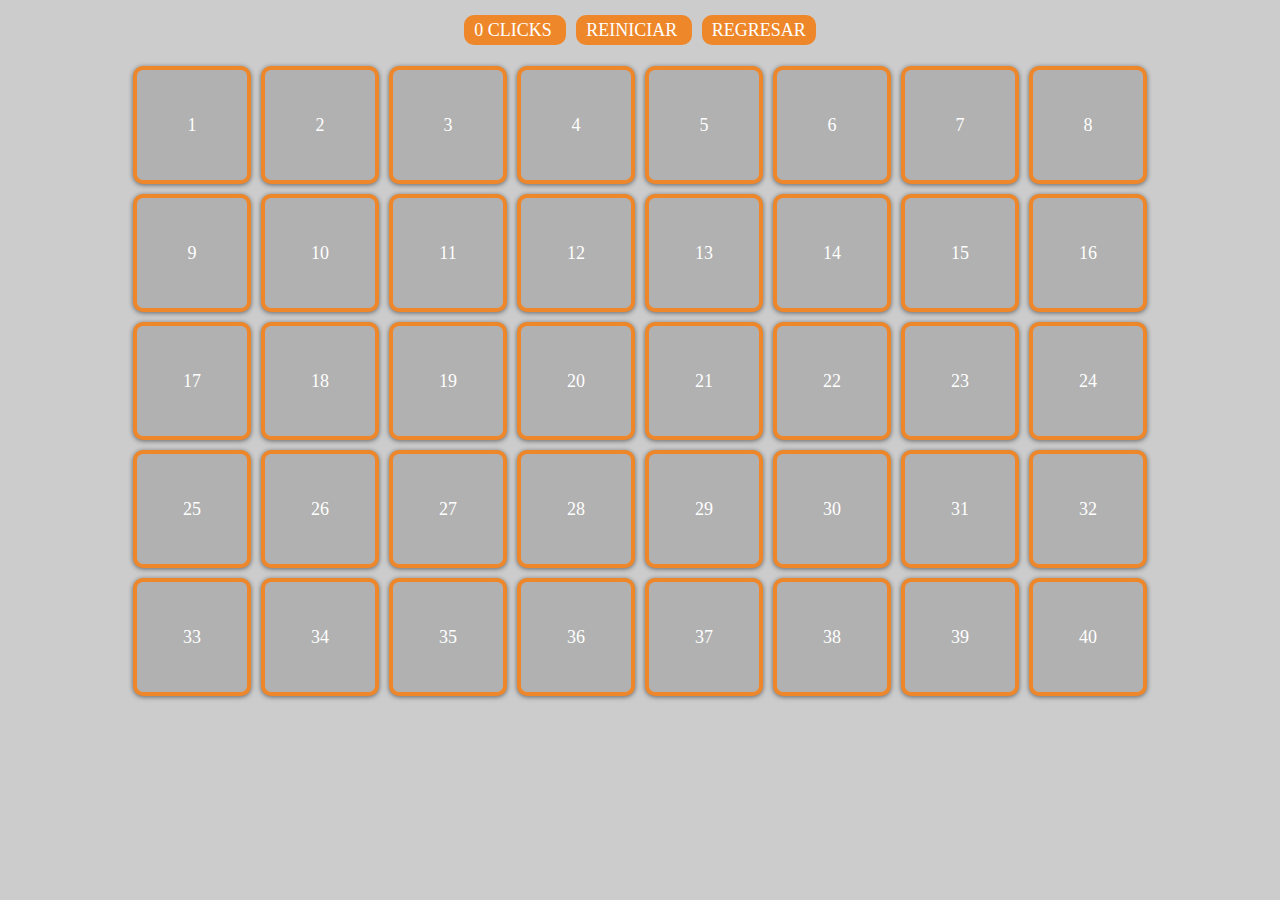
<file: memory5.html>
<html lang="en" class=" -webkit-">
<head>

    <link rel="icon" type="image/png" href="/img/icon.png">
    <title>Gran Memorama De Muertos</title>
    <style>
    * {
        margin: 0;
        padding: 0;
    }
    body {
      font: 18px Verdana;
      color: #FFF;
      background: #CCC;
    }
    .good {
        position: absolute;
        display: none;
        margin-left: auto;
        margin-right: auto;
        width: 45%;
        z-index: 999;
    }
    table tr td.cols {
        text-align: center;
        color: #000000;
    }
    table tr.rows {
        text-align: center;
        color: #000000;
    }
    #picbox {
        margin: 0px auto;
        width: 1024px;
    }
    #boxcard {
        z-index: 1;
        margin: 10px 0 0;
    }
    #boxcard div{
        float: left;
        width: 100px;
        height: 100px;
        margin: 5px;
        padding: 5px;
        border: 4px solid #EE872A;
        cursor: pointer;
        border-radius: 10px;
        box-shadow: 0 1px 5px rgba(0,0,0,.5);
      background: #B1B1B1;
        z-index: 2;
    }
    #boxcard div img {
        display: none;
        border-radius: 10px;
        z-index: 3;
    }
    #boxbuttons {
        text-align: center;
        margin: 20px;
        display: block;
    }
    #boxbuttons .button {
        text-transform: uppercase;
        background: #EE872A;
        padding: 5px 10px;
        margin: 5px;
        border-radius: 10px;
        cursor: pointer;
    }
    #boxbuttons .button a{
      text-decoration: none;
      color: #fff;
    }
    #boxbuttons .button:hover {
        background: #999;
    }
    .text-center {
      display: flex;
      justify-content: center;
      align-items: center;
    }
    </style>
</head>
    <body translate="no">

    <div id="picbox">
      <span id="boxbuttons">
        <span class="button">
          <span id="counter">0</span>
          Clicks
        </span>
        <span class="button">
          <a onclick="ResetGame();">Reiniciar</a>
        </span> 
        <span class="button">
          <a href="/">Regresar</a>
        </span> 
      </span>
      <img id="q-good" class="good" src="/memory/good.png">
      <td colspan="5" rowspan="4"><div id="boxcard"></div></td>
    </div>

    <script src="https://cdnjs.cloudflare.com/ajax/libs/jquery/2.1.3/jquery.min.js"></script>
    <script id="rendered-js">
        var BoxOpened = "";
        var ImgOpened = "";
        var CardTextOpened = "";
        var Counter = 0;
        var ImgFound = 0;

        var Source = "#boxcard";

        var ImgSource = [
          "/memory2/0.png",
          "/memory2/1.png",
          "/memory2/2.png",
          "/memory2/3.png",
          "/memory2/4.png",
          "/memory2/5.png",
          "/memory2/6.png",
          "/memory2/7.png",
          "/memory2/8.png",
          "/memory2/9.png",
          "/memory2/10.png",
          "/memory2/11.png",
          "/memory2/12.png",
          "/memory2/13.png",
          "/memory2/14.png",
          "/memory2/15.png",
          "/memory2/16.png",
          "/memory2/17.png",
          "/memory2/18.png",
          "/memory2/19.png"
        ];

        function RandomFunction(MaxValue, MinValue) {
                return Math.round(Math.random() * (MaxValue - MinValue) + MinValue);
            }
            
        function ShuffleImages() {
            var ImgAll = $(Source).children();
            var ImgThis = $(Source + " div:first-child");
            var ImgArr = new Array();

            for (var i = 0; i < ImgAll.length; i++) {
                ImgArr[i] = $("#" + ImgThis.attr("id") + " img").attr("src");
                ImgThis = ImgThis.next();
            }
            
                ImgThis = $(Source + " div:first-child");
            
            for (var z = 0; z < ImgAll.length; z++) {
            var RandomNumber = RandomFunction(0, ImgArr.length - 1);

                $("#" + ImgThis.attr("id") + " img").attr("src", ImgArr[RandomNumber]);
                ImgArr.splice(RandomNumber, 1);
                ImgThis = ImgThis.next();
            }
        }

        function ResetGame() {
            ShuffleImages();
            $(Source + " div img").hide();
            $(Source + " div").css("visibility", "visible");
            Counter = 0;
            $("#success").remove();
            $("#counter").html("" + Counter);
            BoxOpened = "";
            ImgOpened = "";
            CardTextOpened = "";
            ImgFound = 0;
            return false;
        }

        function OpenCard() {
            var id = $(this).attr("id");
            var idtext = $(this).find('span').attr('id');

            if ($("#" + id + " img").is(":hidden")) {
                $(Source + " div").unbind("click", OpenCard);
            
                $("#" + id + " img").slideDown('fast');
                $('#' + idtext).hide();

                if (ImgOpened == "") {
                    BoxOpened = id;
                    CardTextOpened = idtext;
                    ImgOpened = $("#" + id + " img").attr("src");
                    setTimeout(function() {
                        $(Source + " div").bind("click", OpenCard)
                    }, 300);
                } else {
                    CurrentOpened = $("#" + id + " img").attr("src");
                    if (ImgOpened != CurrentOpened) {
                        setTimeout(function() {
                            $("#" + id + " img").slideUp('fast');
                            $("#" + BoxOpened + " img").slideUp('fast');
                            $('#' + idtext).show();
                            $('#' + CardTextOpened).show();
                            BoxOpened = "";
                            ImgOpened = "";
                            CardTextOpened = "";
                        }, 400);
                    } else {
                        $('#q-good').show();
                        setTimeout(function() {
                            $('#q-good').hide();
                            $("#" + id + " img").parent().css("visibility", "hidden");
                            $("#" + BoxOpened + " img").parent().css("visibility", "hidden");
                            $('#' + CardTextOpened).hide();
                            ImgFound++;
                            BoxOpened = "";
                            ImgOpened = "";
                            CardTextOpened = "";
                        }, 2000);
                    }
                    setTimeout(function() {
                        $(Source + " div").bind("click", OpenCard)
                    }, 400);
                }
                Counter++;
                $("#counter").html("" + Counter);

                if (ImgFound == ImgSource.length) {
                    $("#counter").prepend('<span id="success">Encontraste todas las imágenes</span>');
                }
            }
        }

        $(function() {
        
            var total = 0;
            for (var y = 1; y < 3 ; y++) {
                $.each(ImgSource, function(i, val) {
                    total++;
                    $(Source).append("<div id=card" + y + i + " class='text-center'><span id=card-text" + y + i + ">" + total + "</span><img src=" + val + " />");
                });
            }
            $(Source + " div").click(OpenCard);
            ShuffleImages();
        });
    </script>

    </body>
</html>
</file>
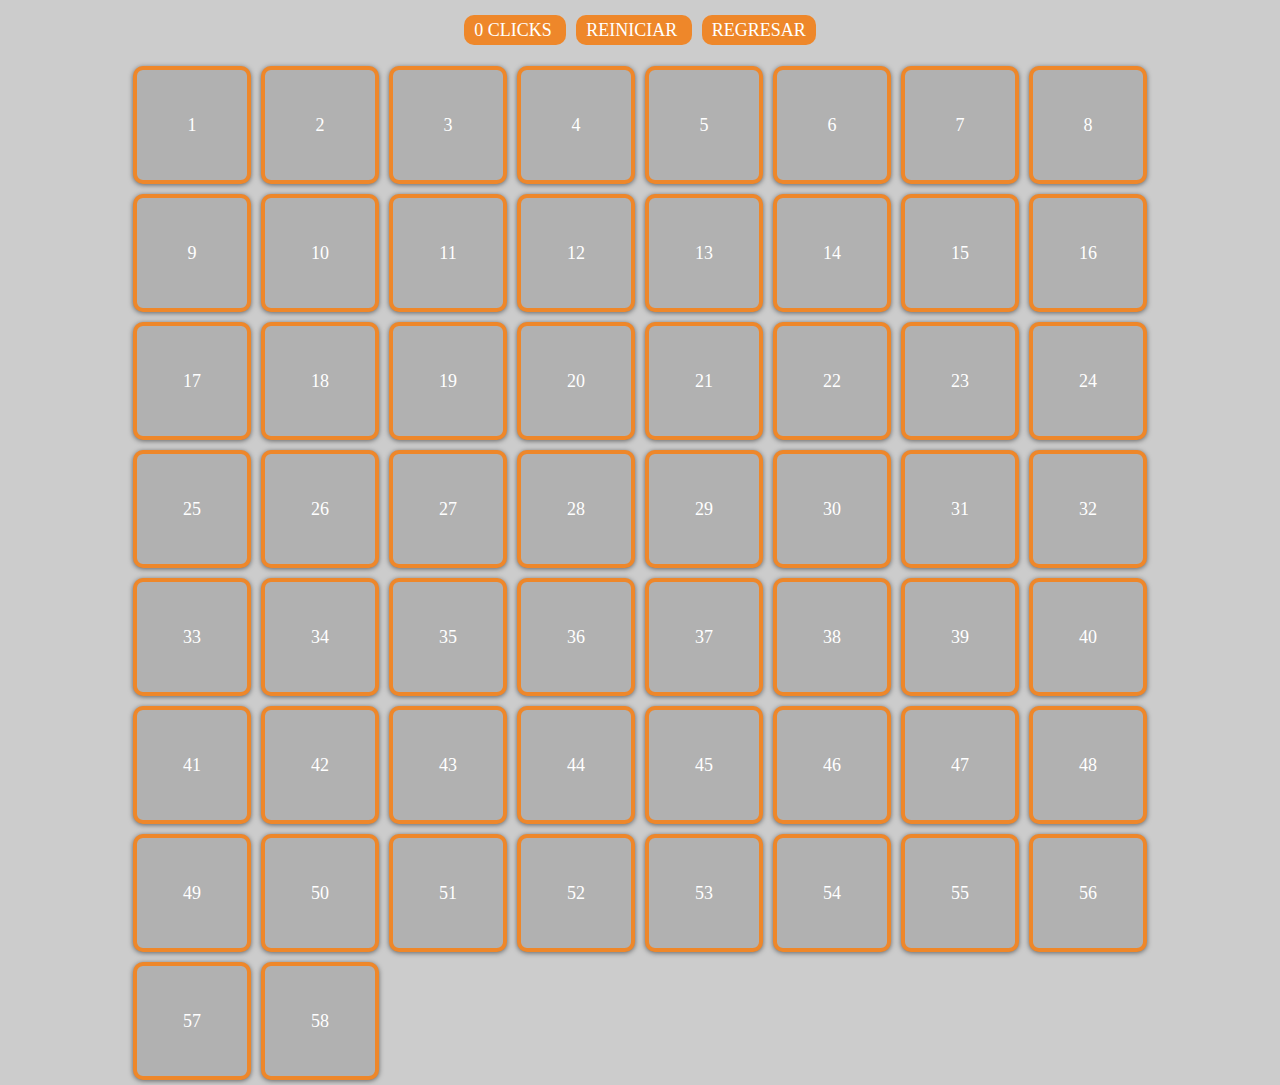
<file: memory6.html>
<html lang="en" class=" -webkit-">
<head>

    <link rel="icon" type="image/png" href="/img/icon.png">
    <title>Gran Memorama De Muertos</title>
    <style>
    * {
        margin: 0;
        padding: 0;
    }
    body {
      font: 18px Verdana;
      color: #FFF;
      background: #CCC;
    }
    .good {
        position: absolute;
        display: none;
        margin-left: auto;
        margin-right: auto;
        width: 45%;
        z-index: 999;
    }
    table tr td.cols {
        text-align: center;
        color: #000000;
    }
    table tr.rows {
        text-align: center;
        color: #000000;
    }
    #picbox {
        margin: 0px auto;
        width: 1024px;
    }
    #boxcard {
        z-index: 1;
        margin: 10px 0 0;
    }
    #boxcard div{
        float: left;
        width: 100px;
        height: 100px;
        margin: 5px;
        padding: 5px;
        border: 4px solid #EE872A;
        cursor: pointer;
        border-radius: 10px;
        box-shadow: 0 1px 5px rgba(0,0,0,.5);
      background: #B1B1B1;
        z-index: 2;
    }
    #boxcard div img {
        display: none;
        border-radius: 10px;
        z-index: 3;
    }
    #boxbuttons {
        text-align: center;
        margin: 20px;
        display: block;
    }
    #boxbuttons .button {
        text-transform: uppercase;
        background: #EE872A;
        padding: 5px 10px;
        margin: 5px;
        border-radius: 10px;
        cursor: pointer;
    }
    #boxbuttons .button a{
      text-decoration: none;
      color: #fff;
    }
    #boxbuttons .button:hover {
        background: #999;
    }
    .text-center {
      display: flex;
      justify-content: center;
      align-items: center;
    }
    </style>
</head>
    <body translate="no">

    <div id="picbox">
      <span id="boxbuttons">
        <span class="button">
          <span id="counter">0</span>
          Clicks
        </span>
        <span class="button">
          <a onclick="ResetGame();">Reiniciar</a>
        </span> 
        <span class="button">
          <a href="/">Regresar</a>
        </span> 
      </span>
      <img id="q-good" class="good" src="/memory/good.png">
      <td colspan="5" rowspan="4"><div id="boxcard"></div></td>
    </div>

    <script src="https://cdnjs.cloudflare.com/ajax/libs/jquery/2.1.3/jquery.min.js"></script>
    <script id="rendered-js">
        var BoxOpened = "";
        var ImgOpened = "";
        var CardTextOpened = "";
        var Counter = 0;
        var ImgFound = 0;

        var Source = "#boxcard";

        var ImgSource = [
          "/memory3/1.jpeg",
          "/memory3/2.jpeg",
          "/memory3/3.jpeg",
          "/memory3/4.jpeg",
          "/memory3/5.jpeg",
          "/memory3/6.jpeg",
          "/memory3/7.jpeg",
          "/memory3/8.jpeg",
          "/memory3/9.jpeg",
          "/memory3/10.jpeg",
          "/memory3/11.jpeg",
          "/memory3/12.jpeg",
          "/memory3/13.jpeg",
          "/memory3/14.jpeg",
          "/memory3/15.jpeg",
          "/memory3/16.jpeg",
          "/memory3/17.jpeg",
          "/memory3/18.jpeg",
          "/memory3/19.jpeg",
          "/memory3/20.jpeg",
          "/memory3/21.jpeg",
          "/memory3/22.jpeg",
          "/memory3/23.jpeg",
          "/memory3/24.jpeg",
          "/memory3/25.jpeg",
          "/memory3/26.jpeg",
          "/memory3/27.jpeg",
          "/memory3/28.jpeg",
          "/memory3/29.jpeg"
        ];

        function RandomFunction(MaxValue, MinValue) {
                return Math.round(Math.random() * (MaxValue - MinValue) + MinValue);
            }
            
        function ShuffleImages() {
            var ImgAll = $(Source).children();
            var ImgThis = $(Source + " div:first-child");
            var ImgArr = new Array();

            for (var i = 0; i < ImgAll.length; i++) {
                ImgArr[i] = $("#" + ImgThis.attr("id") + " img").attr("src");
                ImgThis = ImgThis.next();
            }
            
                ImgThis = $(Source + " div:first-child");
            
            for (var z = 0; z < ImgAll.length; z++) {
            var RandomNumber = RandomFunction(0, ImgArr.length - 1);

                $("#" + ImgThis.attr("id") + " img").attr("src", ImgArr[RandomNumber]);
                ImgArr.splice(RandomNumber, 1);
                ImgThis = ImgThis.next();
            }
        }

        function ResetGame() {
            ShuffleImages();
            $(Source + " div img").hide();
            $(Source + " div").css("visibility", "visible");
            Counter = 0;
            $("#success").remove();
            $("#counter").html("" + Counter);
            BoxOpened = "";
            ImgOpened = "";
            CardTextOpened = "";
            ImgFound = 0;
            return false;
        }

        function OpenCard() {
            var id = $(this).attr("id");
            var idtext = $(this).find('span').attr('id');

            if ($("#" + id + " img").is(":hidden")) {
                $(Source + " div").unbind("click", OpenCard);
            
                $("#" + id + " img").slideDown('fast');
                $('#' + idtext).hide();

                if (ImgOpened == "") {
                    BoxOpened = id;
                    CardTextOpened = idtext;
                    ImgOpened = $("#" + id + " img").attr("src");
                    setTimeout(function() {
                        $(Source + " div").bind("click", OpenCard)
                    }, 300);
                } else {
                    CurrentOpened = $("#" + id + " img").attr("src");
                    if (ImgOpened != CurrentOpened) {
                        setTimeout(function() {
                            $("#" + id + " img").slideUp('fast');
                            $("#" + BoxOpened + " img").slideUp('fast');
                            $('#' + idtext).show();
                            $('#' + CardTextOpened).show();
                            BoxOpened = "";
                            ImgOpened = "";
                            CardTextOpened = "";
                        }, 400);
                    } else {
                        $('#q-good').show();
                        setTimeout(function() {
                            $('#q-good').hide();
                            $("#" + id + " img").parent().css("visibility", "hidden");
                            $("#" + BoxOpened + " img").parent().css("visibility", "hidden");
                            $('#' + CardTextOpened).hide();
                            ImgFound++;
                            BoxOpened = "";
                            ImgOpened = "";
                            CardTextOpened = "";
                        }, 2000);
                    }
                    setTimeout(function() {
                        $(Source + " div").bind("click", OpenCard)
                    }, 400);
                }
                Counter++;
                $("#counter").html("" + Counter);

                if (ImgFound == ImgSource.length) {
                    $("#counter").prepend('<span id="success">Encontraste todas las imágenes</span>');
                }
            }
        }

        $(function() {
        
            var total = 0;
            for (var y = 1; y < 3 ; y++) {
                $.each(ImgSource, function(i, val) {
                    total++;
                    $(Source).append("<div id=card" + y + i + " class='text-center'><span id=card-text" + y + i + ">" + total + "</span><img src=" + val + " />");
                });
            }
            $(Source + " div").click(OpenCard);
            ShuffleImages();
        });
    </script>

    </body>
</html>
</file>
<file: css/nav.css>
.float-nav {
  position: absolute;
  bottom: 20px;
  right: 20px;
  z-index: 100;
}
.float-nav > a.menu-btn {
  text-decoration: none;
  display: block;
  background-color: #cc3333;
  color: white;
  padding: 17px 19px 12px 19px;
  text-align: center;
  box-shadow: 2px 2px 8px #777;
  border-radius: 300px;
}
.float-nav > a.menu-btn.active {
  transition: background-color 250ms linear;
  background-color: transparent;
  box-shadow: none;
}
.float-nav > a.menu-btn.active > ul > li.line:nth-child(1) {
  border-width: 2px;
  -moz-transform: rotate(45deg) translate(4px, 6px);
  -ms-transform: rotate(45deg) translate(4px, 6px);
  -webkit-transform: rotate(45deg) translate(4px, 6px);
  transform: rotate(45deg) translate(4px, 6px);
}
.float-nav > a.menu-btn.active > ul > li.line:nth-child(2) {
  visibility: hidden;
}
.float-nav > a.menu-btn.active > ul > li.line:nth-child(3) {
  border-width: 2px;
  -moz-transform: rotate(-45deg) translate(8px, -10px);
  -ms-transform: rotate(-45deg) translate(8px, -10px);
  -webkit-transform: rotate(-45deg) translate(8px, -10px);
  transform: rotate(-45deg) translate(8px, -10px);
}
.float-nav > a.menu-btn > ul {
  list-style: none;
  padding: 0;
  margin: 0;
}
.float-nav > a.menu-btn > ul > li.line {
  border: 1px solid white;
  width: 100%;
  margin-bottom: 7px;
  -moz-transition-duration: 0.1s;
  -o-transition-duration: 0.1s;
  -webkit-transition-duration: 0.1s;
  transition-duration: 0.1s;
}
.float-nav > a.menu-btn > .menu-txt {
  width: 100%;
  text-align: center;
  font-size: 12px;
  font-family: sans-serif;
}

.main-nav {
  display: none;
  opacity: 0;
  font-family: sans-serif;
  position: absolute;
  bottom: 20px;
  right: 20px;
  transition: opacity 250ms;
}
.main-nav.active {
  display: block;
  opacity: 1;
  transition: opacity 250ms;
  z-index: 99;
}
.main-nav > ul {
  width: 100%;
  display: block;
  list-style: none;
  margin: 0;
  padding: 0;
  background-color: #cc3333;
  box-shadow: 2px 2px 8px #777;
  border-radius: 3px 3px 33.5px 3px;
}
.main-nav > ul > li > a {
  text-decoration: none;
  display: block;
  font-weight: 200;
  padding: 18px 80px 18px 18px;
  color: white;
}
.main-nav > ul > li > a:hover {
  font-weight: 400;
}
</file>
<file: css/stackedCards.css>
.stacked-cards {
    position: relative;
    padding-top: 100px;
}
.stacked-cards ul {
    position: relative;
    max-width: 60%;
    margin: 0 auto;
    padding-left: 0;
}

.stacked-cards li {
    margin-top: 5px;
    cursor: pointer;
    border-radius: 8px;
    box-shadow: 0 3px 6px 0px #333;
    list-style: none;
    width: 65%;
    position: absolute;
    left: 50%;
    transition: 0.5s ease transform;
}

.stacked-cards li:after {
    bottom: 0;
    content: "";
    left: 0;
    position: absolute;
    right: 0;
    top: 0;
}
.stacked-cards li.active:after {
    display: none;
}
.stacked-cards li img {
    position: relative;
    display: block;
    max-width: 100%;
    height: auto;
    z-index: 4;
}
.stacked-cards li.active {
    cursor: default;
    box-shadow: 0 5px 10px 0px #333;
    transition: 0.5s ease transform;
}
</file>
<file: sopa/wordfind.css>
/**
* Wordfind.js 0.0.1
* (c) 2012 Bill, BunKat LLC.
* Wordfind is freely distributable under the MIT license.
* For all details and documentation:
*     http://github.com/bunkat/wordfind
*/

body {
  font: 1em Arial;
}

.bgimg {
  background: #fff;
  background-image: url('letters.png');
  min-height: 100%;
  background-position: center;
  background-size: cover;
}

p {
  font: 22pt sans-serif;
  margin: 20px 20px 0px 20px;
}

h1 {
  text-align: center; /* to center #puzzle on small devices */
}

#main {
  margin: 0 auto;
  max-width: 80rem;
  text-align: center; /* to center #puzzle on small devices */
}
@media only screen and (min-width: 600px) {
  #main {
    /*text-align: left;*/
    text-align: center;
  }
}

/**
* Styles for the puzzle
*/
#puzzle {
  display: inline-block;
  border: 1px solid black;
  padding: 3vw;
}

#puzzle > div { /* rows */
  width: 100%;
  margin: 0 auto;
}

/* style for each square in the puzzle */
.puzzleSquare {
  height: 7vw;
  width: 7vw;
  text-transform: uppercase;
  background-color: white;
  border: 0;
  font: 5vw sans-serif;
}
@media only screen and (min-width: 600px) {
  #puzzle {
    /*float: left;
    padding: 1rem;*/
  }
  .puzzleSquare {
    height: 2.5rem;
    width: 2.5rem;
    font: 1.5rem sans-serif;
  }
}

button::-moz-focus-inner {
  border: 0;
}

/* indicates when a square has been selected */
#puzzle .selected {
  background-color: orange;
}

/* indicates that the square is part of a word that has been found */ 
#puzzle .found {
  background-color: blue;
  color: white;
}

#puzzle .solved {
  background-color: purple;
  color: white;
}

/* indicates that all words have been found */
#puzzle .complete {
  background-color: green;
}

/**
* Styles for the word list
*/
#words {
  display: inline-block;
  max-width: 30rem;
  padding: 1em;
  list-style-type: none;
  text-align: left;
}
@media only screen and (min-width: 600px) {
  #words {
    -moz-column-count: 2;
    -webkit-column-count: 2;
    column-count: 2;
    column-gap: 20px;
  }
}

#words li {
  padding: 3px 0;
  font: 1em sans-serif;
}

#imagesList {
  display: inline-block;
}

#imagesList li {
  list-style: none;
  float: left;
}

#imagesList li img {
  width: 80px;
  height: 80px;
}

/* indicates that the word has been found */
.wordFound {
  text-decoration: line-through;
  color: gray;
}

.imageFound {
  background: gray;
}


/**
* Styles for the controls
*/
#controls {
  display: inline-block;
  max-width: 30rem;
  padding: 1em;
  border: none;
  text-align: left;
}
label {
  white-space: nowrap;
  margin-top: 1em;
}
input {
  border: none;
  border-bottom: 1px solid #ccc;
  font-size: 1em;
  background: none;
}
input[type="number"] {
  width: 2rem;
}
select {
  max-width: 10rem;
}
#create-grid, #solve {
  /*display: block;*/
  margin-top: 1rem;
}
#secret-word {
  text-transform: uppercase;
}

#result-message {
  font-size: 1.2em;
}
</file>
<file: css/styles.css>
/* W3.CSS 4.13 June 2019 by Jan Egil and Borge Refsnes */
html{box-sizing:border-box}*,*:before,*:after{box-sizing:inherit}
/* Extract from normalize.css by Nicolas Gallagher and Jonathan Neal git.io/normalize */
html{-ms-text-size-adjust:100%;-webkit-text-size-adjust:100%}body{margin:0}
article,aside,details,figcaption,figure,footer,header,main,menu,nav,section{display:block}summary{display:list-item}
audio,canvas,progress,video{display:inline-block}progress{vertical-align:baseline}
audio:not([controls]){display:none;height:0}[hidden],template{display:none}
a{background-color:transparent}a:active,a:hover{outline-width:0}
abbr[title]{border-bottom:none;text-decoration:underline;text-decoration:underline dotted}
b,strong{font-weight:bolder}dfn{font-style:italic}mark{background:#ff0;color:#000}
small{font-size:80%}sub,sup{font-size:75%;line-height:0;position:relative;vertical-align:baseline}
sub{bottom:-0.25em}sup{top:-0.5em}figure{margin:1em 40px}img{border-style:none}
code,kbd,pre,samp{font-family:monospace,monospace;font-size:1em}hr{box-sizing:content-box;height:0;overflow:visible}
button,input,select,textarea,optgroup{font:inherit;margin:0}optgroup{font-weight:bold}
button,input{overflow:visible}button,select{text-transform:none}
button,[type=button],[type=reset],[type=submit]{-webkit-appearance:button}
button::-moz-focus-inner,[type=button]::-moz-focus-inner,[type=reset]::-moz-focus-inner,[type=submit]::-moz-focus-inner{border-style:none;padding:0}
button:-moz-focusring,[type=button]:-moz-focusring,[type=reset]:-moz-focusring,[type=submit]:-moz-focusring{outline:1px dotted ButtonText}
fieldset{border:1px solid #c0c0c0;margin:0 2px;padding:.35em .625em .75em}
legend{color:inherit;display:table;max-width:100%;padding:0;white-space:normal}textarea{overflow:auto}
[type=checkbox],[type=radio]{padding:0}
[type=number]::-webkit-inner-spin-button,[type=number]::-webkit-outer-spin-button{height:auto}
[type=search]{-webkit-appearance:textfield;outline-offset:-2px}
[type=search]::-webkit-search-decoration{-webkit-appearance:none}
::-webkit-file-upload-button{-webkit-appearance:button;font:inherit}
/* End extract */
html,body{font-family:Verdana,sans-serif;font-size:15px;line-height:1.5}html{overflow-x:hidden}
h1{font-size:36px}h2{font-size:30px}h3{font-size:24px}h4{font-size:20px}h5{font-size:18px}h6{font-size:16px}.w3-serif{font-family:serif}
h1,h2,h3,h4,h5,h6{font-family:"Segoe UI",Arial,sans-serif;font-weight:400;margin:10px 0}.w3-wide{letter-spacing:4px}
hr{border:0;border-top:1px solid #eee;margin:20px 0}
.w3-image{max-width:100%;height:auto}img{vertical-align:middle}a{color:inherit}
.w3-table,.w3-table-all{border-collapse:collapse;border-spacing:0;width:100%;display:table}.w3-table-all{border:1px solid #ccc}
.w3-bordered tr,.w3-table-all tr{border-bottom:1px solid #ddd}.w3-striped tbody tr:nth-child(even){background-color:#f1f1f1}
.w3-table-all tr:nth-child(odd){background-color:#fff}.w3-table-all tr:nth-child(even){background-color:#f1f1f1}
.w3-hoverable tbody tr:hover,.w3-ul.w3-hoverable li:hover{background-color:#ccc}.w3-centered tr th,.w3-centered tr td{text-align:center}
.w3-table td,.w3-table th,.w3-table-all td,.w3-table-all th{padding:8px 8px;display:table-cell;text-align:left;vertical-align:top}
.w3-table th:first-child,.w3-table td:first-child,.w3-table-all th:first-child,.w3-table-all td:first-child{padding-left:16px}
.w3-btn,.w3-button{border:none;display:inline-block;padding:8px 16px;vertical-align:middle;overflow:hidden;text-decoration:none;color:inherit;background-color:inherit;text-align:center;cursor:pointer;white-space:nowrap}
.w3-btn:hover{box-shadow:0 8px 16px 0 rgba(0,0,0,0.2),0 6px 20px 0 rgba(0,0,0,0.19)}
.w3-btn,.w3-button{-webkit-touch-callout:none;-webkit-user-select:none;-khtml-user-select:none;-moz-user-select:none;-ms-user-select:none;user-select:none}   
.w3-disabled,.w3-btn:disabled,.w3-button:disabled{cursor:not-allowed;opacity:0.3}.w3-disabled *,:disabled *{pointer-events:none}
.w3-btn.w3-disabled:hover,.w3-btn:disabled:hover{box-shadow:none}
.w3-badge,.w3-tag{background-color:#000;color:#fff;display:inline-block;padding-left:8px;padding-right:8px;text-align:center}.w3-badge{border-radius:50%}
.w3-ul{list-style-type:none;padding:0;margin:0}.w3-ul li{padding:8px 16px;border-bottom:1px solid #ddd}.w3-ul li:last-child{border-bottom:none}
.w3-tooltip,.w3-display-container{position:relative}.w3-tooltip .w3-text{display:none}.w3-tooltip:hover .w3-text{display:inline-block}
.w3-ripple:active{opacity:0.5}.w3-ripple{transition:opacity 0s}
.w3-input{padding:8px;display:block;border:none;border-bottom:1px solid #ccc;width:100%}
.w3-select{padding:9px 0;width:100%;border:none;border-bottom:1px solid #ccc}
.w3-dropdown-click,.w3-dropdown-hover{position:relative;display:inline-block;cursor:pointer}
.w3-dropdown-hover:hover .w3-dropdown-content{display:block}
.w3-dropdown-hover:first-child,.w3-dropdown-click:hover{background-color:#ccc;color:#000}
.w3-dropdown-hover:hover > .w3-button:first-child,.w3-dropdown-click:hover > .w3-button:first-child{background-color:#ccc;color:#000}
.w3-dropdown-content{cursor:auto;color:#000;background-color:#fff;display:none;position:absolute;min-width:160px;margin:0;padding:0;z-index:1}
.w3-check,.w3-radio{width:24px;height:24px;position:relative;top:6px}
.w3-sidebar{height:100%;width:200px;background-color:#fff;position:fixed!important;z-index:1;overflow:auto}
.w3-bar-block .w3-dropdown-hover,.w3-bar-block .w3-dropdown-click{width:100%}
.w3-bar-block .w3-dropdown-hover .w3-dropdown-content,.w3-bar-block .w3-dropdown-click .w3-dropdown-content{min-width:100%}
.w3-bar-block .w3-dropdown-hover .w3-button,.w3-bar-block .w3-dropdown-click .w3-button{width:100%;text-align:left;padding:8px 16px}
.w3-main,#main{transition:margin-left .4s}
.w3-modal{z-index:3;display:none;padding-top:100px;position:fixed;left:0;top:0;width:100%;height:100%;overflow:auto;background-color:rgb(0,0,0);background-color:rgba(0,0,0,0.4)}
.w3-modal-content{margin:auto;background-color:#fff;position:relative;padding:0;outline:0;width:600px}
.w3-bar{width:100%;overflow:hidden}.w3-center .w3-bar{display:inline-block;width:auto}
.w3-bar .w3-bar-item{padding:8px 16px;float:left;width:auto;border:none;display:block;outline:0}
.w3-bar .w3-dropdown-hover,.w3-bar .w3-dropdown-click{position:static;float:left}
.w3-bar .w3-button{white-space:normal}
.w3-bar-block .w3-bar-item{width:100%;display:block;padding:8px 16px;text-align:left;border:none;white-space:normal;float:none;outline:0}
.w3-bar-block.w3-center .w3-bar-item{text-align:center}.w3-block{display:block;width:100%}
.w3-responsive{display:block;overflow-x:auto}
.w3-container:after,.w3-container:before,.w3-panel:after,.w3-panel:before,.w3-row:after,.w3-row:before,.w3-row-padding:after,.w3-row-padding:before,
.w3-cell-row:before,.w3-cell-row:after,.w3-clear:after,.w3-clear:before,.w3-bar:before,.w3-bar:after{content:"";display:table;clear:both}
.w3-col,.w3-half,.w3-third,.w3-twothird,.w3-threequarter,.w3-quarter{float:left;width:100%}
.w3-col.s1{width:8.33333%}.w3-col.s2{width:16.66666%}.w3-col.s3{width:24.99999%}.w3-col.s4{width:33.33333%}
.w3-col.s5{width:41.66666%}.w3-col.s6{width:49.99999%}.w3-col.s7{width:58.33333%}.w3-col.s8{width:66.66666%}
.w3-col.s9{width:74.99999%}.w3-col.s10{width:83.33333%}.w3-col.s11{width:91.66666%}.w3-col.s12{width:99.99999%}
@media (min-width:601px){.w3-col.m1{width:8.33333%}.w3-col.m2{width:16.66666%}.w3-col.m3,.w3-quarter{width:24.99999%}.w3-col.m4,.w3-third{width:33.33333%}
.w3-col.m5{width:41.66666%}.w3-col.m6,.w3-half{width:49.99999%}.w3-col.m7{width:58.33333%}.w3-col.m8,.w3-twothird{width:66.66666%}
.w3-col.m9,.w3-threequarter{width:74.99999%}.w3-col.m10{width:83.33333%}.w3-col.m11{width:91.66666%}.w3-col.m12{width:99.99999%}}
@media (min-width:993px){.w3-col.l1{width:8.33333%}.w3-col.l2{width:16.66666%}.w3-col.l3{width:24.99999%}.w3-col.l4{width:33.33333%}
.w3-col.l5{width:41.66666%}.w3-col.l6{width:49.99999%}.w3-col.l7{width:58.33333%}.w3-col.l8{width:66.66666%}
.w3-col.l9{width:74.99999%}.w3-col.l10{width:83.33333%}.w3-col.l11{width:91.66666%}.w3-col.l12{width:99.99999%}}
.w3-rest{overflow:hidden}.w3-stretch{margin-left:-16px;margin-right:-16px}
.w3-content,.w3-auto{margin-left:auto;margin-right:auto}.w3-content{max-width:980px}.w3-auto{max-width:1140px}
.w3-cell-row{display:table;width:100%}.w3-cell{display:table-cell}
.w3-cell-top{vertical-align:top}.w3-cell-middle{vertical-align:middle}.w3-cell-bottom{vertical-align:bottom}
.w3-hide{display:none!important}.w3-show-block,.w3-show{display:block!important}.w3-show-inline-block{display:inline-block!important}
@media (max-width:1205px){.w3-auto{max-width:95%}}
@media (max-width:600px){.w3-modal-content{margin:0 10px;width:auto!important}.w3-modal{padding-top:30px}
.w3-dropdown-hover.w3-mobile .w3-dropdown-content,.w3-dropdown-click.w3-mobile .w3-dropdown-content{position:relative}	
.w3-hide-small{display:none!important}.w3-mobile{display:block;width:100%!important}.w3-bar-item.w3-mobile,.w3-dropdown-hover.w3-mobile,.w3-dropdown-click.w3-mobile{text-align:center}
.w3-dropdown-hover.w3-mobile,.w3-dropdown-hover.w3-mobile .w3-btn,.w3-dropdown-hover.w3-mobile .w3-button,.w3-dropdown-click.w3-mobile,.w3-dropdown-click.w3-mobile .w3-btn,.w3-dropdown-click.w3-mobile .w3-button{width:100%}}
@media (max-width:768px){.w3-modal-content{width:500px}.w3-modal{padding-top:50px}}
@media (min-width:993px){.w3-modal-content{width:900px}.w3-hide-large{display:none!important}.w3-sidebar.w3-collapse{display:block!important}}
@media (max-width:992px) and (min-width:601px){.w3-hide-medium{display:none!important}}
@media (max-width:992px){.w3-sidebar.w3-collapse{display:none}.w3-main{margin-left:0!important;margin-right:0!important}.w3-auto{max-width:100%}}
.w3-top,.w3-bottom{position:fixed;width:100%;z-index:1}.w3-top{top:0}.w3-bottom{bottom:0}
.w3-overlay{position:fixed;display:none;width:100%;height:100%;top:0;left:0;right:0;bottom:0;background-color:rgba(0,0,0,0.5);z-index:2}
.w3-display-topleft{position:absolute;left:0;top:0}.w3-display-topright{position:absolute;right:0;top:0}
.w3-display-bottomleft{position:absolute;left:0;bottom:0}.w3-display-bottomright{position:absolute;right:0;bottom:0}
.w3-display-middle{position:absolute;top:50%;left:50%;transform:translate(-50%,-50%);-ms-transform:translate(-50%,-50%)}
.w3-display-left{position:absolute;top:50%;left:0%;transform:translate(0%,-50%);-ms-transform:translate(-0%,-50%)}
.w3-display-right{position:absolute;top:50%;right:0%;transform:translate(0%,-50%);-ms-transform:translate(0%,-50%)}
.w3-display-topmiddle{position:absolute;left:50%;top:0;transform:translate(-50%,0%);-ms-transform:translate(-50%,0%)}
.w3-display-bottommiddle{position:absolute;left:50%;bottom:0;transform:translate(-50%,0%);-ms-transform:translate(-50%,0%)}
.w3-display-container:hover .w3-display-hover{display:block}.w3-display-container:hover span.w3-display-hover{display:inline-block}.w3-display-hover{display:none}
.w3-display-position{position:absolute}
.w3-circle{border-radius:50%}
.w3-round-small{border-radius:2px}.w3-round,.w3-round-medium{border-radius:4px}.w3-round-large{border-radius:8px}.w3-round-xlarge{border-radius:16px}.w3-round-xxlarge{border-radius:32px}
.w3-row-padding,.w3-row-padding>.w3-half,.w3-row-padding>.w3-third,.w3-row-padding>.w3-twothird,.w3-row-padding>.w3-threequarter,.w3-row-padding>.w3-quarter,.w3-row-padding>.w3-col{padding:0 8px}
.w3-container,.w3-panel{padding:0.01em 16px}.w3-panel{margin-top:16px;margin-bottom:16px}
.w3-code,.w3-codespan{font-family:Consolas,"courier new";font-size:16px}
.w3-code{width:auto;background-color:#fff;padding:8px 12px;border-left:4px solid #4CAF50;word-wrap:break-word}
.w3-codespan{color:crimson;background-color:#f1f1f1;padding-left:4px;padding-right:4px;font-size:110%}
.w3-card,.w3-card-2{box-shadow:0 2px 5px 0 rgba(0,0,0,0.16),0 2px 10px 0 rgba(0,0,0,0.12)}
.w3-card-4,.w3-hover-shadow:hover{box-shadow:0 4px 10px 0 rgba(0,0,0,0.2),0 4px 20px 0 rgba(0,0,0,0.19)}
.w3-spin{animation:w3-spin 2s infinite linear}@keyframes w3-spin{0%{transform:rotate(0deg)}100%{transform:rotate(359deg)}}
.w3-animate-fading{animation:fading 10s infinite}@keyframes fading{0%{opacity:0}50%{opacity:1}100%{opacity:0}}
.w3-animate-opacity{animation:opac 0.8s}@keyframes opac{from{opacity:0} to{opacity:1}}
.w3-animate-top{position:relative;animation:animatetop 0.4s}@keyframes animatetop{from{top:-300px;opacity:0} to{top:0;opacity:1}}
.w3-animate-left{position:relative;animation:animateleft 0.4s}@keyframes animateleft{from{left:-300px;opacity:0} to{left:0;opacity:1}}
.w3-animate-right{position:relative;animation:animateright 0.4s}@keyframes animateright{from{right:-300px;opacity:0} to{right:0;opacity:1}}
.w3-animate-bottom{position:relative;animation:animatebottom 0.4s}@keyframes animatebottom{from{bottom:-300px;opacity:0} to{bottom:0;opacity:1}}
.w3-animate-zoom {animation:animatezoom 0.6s}@keyframes animatezoom{from{transform:scale(0)} to{transform:scale(1)}}
.w3-animate-input{transition:width 0.4s ease-in-out}.w3-animate-input:focus{width:100%!important}
.w3-opacity,.w3-hover-opacity:hover{opacity:0.60}.w3-opacity-off,.w3-hover-opacity-off:hover{opacity:1}
.w3-opacity-max{opacity:0.25}.w3-opacity-min{opacity:0.75}
.w3-greyscale-max,.w3-grayscale-max,.w3-hover-greyscale:hover,.w3-hover-grayscale:hover{filter:grayscale(100%)}
.w3-greyscale,.w3-grayscale{filter:grayscale(75%)}.w3-greyscale-min,.w3-grayscale-min{filter:grayscale(50%)}
.w3-sepia{filter:sepia(75%)}.w3-sepia-max,.w3-hover-sepia:hover{filter:sepia(100%)}.w3-sepia-min{filter:sepia(50%)}
.w3-tiny{font-size:10px!important}.w3-small{font-size:12px!important}.w3-medium{font-size:15px!important}.w3-large{font-size:18px!important}
.w3-xlarge{font-size:24px!important}.w3-xxlarge{font-size:36px!important}.w3-xxxlarge{font-size:48px!important}.w3-jumbo{font-size:64px!important}
.w3-left-align{text-align:left!important}.w3-right-align{text-align:right!important}.w3-justify{text-align:justify!important}.w3-center{text-align:center!important}
.w3-border-0{border:0!important}.w3-border{border:1px solid #ccc!important}
.w3-border-top{border-top:1px solid #ccc!important}.w3-border-bottom{border-bottom:1px solid #ccc!important}
.w3-border-left{border-left:1px solid #ccc!important}.w3-border-right{border-right:1px solid #ccc!important}
.w3-topbar{border-top:6px solid #ccc!important}.w3-bottombar{border-bottom:6px solid #ccc!important}
.w3-leftbar{border-left:6px solid #ccc!important}.w3-rightbar{border-right:6px solid #ccc!important}
.w3-section,.w3-code{margin-top:16px!important;margin-bottom:16px!important}
.w3-margin{margin:16px!important}.w3-margin-top{margin-top:16px!important}.w3-margin-bottom{margin-bottom:16px!important}
.w3-margin-left{margin-left:16px!important}.w3-margin-right{margin-right:16px!important}
.w3-padding-small{padding:4px 8px!important}.w3-padding{padding:8px 16px!important}.w3-padding-large{padding:12px 24px!important}
.w3-padding-16{padding-top:16px!important;padding-bottom:16px!important}.w3-padding-24{padding-top:24px!important;padding-bottom:24px!important}
.w3-padding-32{padding-top:32px!important;padding-bottom:32px!important}.w3-padding-48{padding-top:48px!important;padding-bottom:48px!important}
.w3-padding-64{padding-top:64px!important;padding-bottom:64px!important}
.w3-left{float:left!important}.w3-right{float:right!important}
.w3-button:hover{color:#000!important;background-color:#ccc!important}
.w3-transparent,.w3-hover-none:hover{background-color:transparent!important}
.w3-hover-none:hover{box-shadow:none!important}
/* Colors */
.w3-amber,.w3-hover-amber:hover{color:#000!important;background-color:#ffc107!important}
.w3-aqua,.w3-hover-aqua:hover{color:#000!important;background-color:#00ffff!important}
.w3-blue,.w3-hover-blue:hover{color:#fff!important;background-color:#2196F3!important}
.w3-light-blue,.w3-hover-light-blue:hover{color:#000!important;background-color:#87CEEB!important}
.w3-brown,.w3-hover-brown:hover{color:#fff!important;background-color:#795548!important}
.w3-cyan,.w3-hover-cyan:hover{color:#000!important;background-color:#00bcd4!important}
.w3-blue-grey,.w3-hover-blue-grey:hover,.w3-blue-gray,.w3-hover-blue-gray:hover{color:#fff!important;background-color:#607d8b!important}
.w3-green,.w3-hover-green:hover{color:#fff!important;background-color:#4CAF50!important}
.w3-light-green,.w3-hover-light-green:hover{color:#000!important;background-color:#8bc34a!important}
.w3-indigo,.w3-hover-indigo:hover{color:#fff!important;background-color:#3f51b5!important}
.w3-khaki,.w3-hover-khaki:hover{color:#000!important;background-color:#f0e68c!important}
.w3-lime,.w3-hover-lime:hover{color:#000!important;background-color:#cddc39!important}
.w3-orange,.w3-hover-orange:hover{color:#000!important;background-color:#ff9800!important}
.w3-deep-orange,.w3-hover-deep-orange:hover{color:#fff!important;background-color:#ff5722!important}
.w3-pink,.w3-hover-pink:hover{color:#fff!important;background-color:#e91e63!important}
.w3-purple,.w3-hover-purple:hover{color:#fff!important;background-color:#9c27b0!important}
.w3-deep-purple,.w3-hover-deep-purple:hover{color:#fff!important;background-color:#673ab7!important}
.w3-red,.w3-hover-red:hover{color:#fff!important;background-color:#f44336!important}
.w3-sand,.w3-hover-sand:hover{color:#000!important;background-color:#fdf5e6!important}
.w3-teal,.w3-hover-teal:hover{color:#fff!important;background-color:#009688!important}
.w3-yellow,.w3-hover-yellow:hover{color:#000!important;background-color:#ffeb3b!important}
.w3-white,.w3-hover-white:hover{color:#000!important;background-color:#fff!important}
.w3-black,.w3-hover-black:hover{color:#fff!important;background-color:#000!important}
.w3-grey,.w3-hover-grey:hover,.w3-gray,.w3-hover-gray:hover{color:#000!important;background-color:#9e9e9e!important}
.w3-light-grey,.w3-hover-light-grey:hover,.w3-light-gray,.w3-hover-light-gray:hover{color:#000!important;background-color:#f1f1f1!important}
.w3-dark-grey,.w3-hover-dark-grey:hover,.w3-dark-gray,.w3-hover-dark-gray:hover{color:#fff!important;background-color:#616161!important}
.w3-pale-red,.w3-hover-pale-red:hover{color:#000!important;background-color:#ffdddd!important}
.w3-pale-green,.w3-hover-pale-green:hover{color:#000!important;background-color:#ddffdd!important}
.w3-pale-yellow,.w3-hover-pale-yellow:hover{color:#000!important;background-color:#ffffcc!important}
.w3-pale-blue,.w3-hover-pale-blue:hover{color:#000!important;background-color:#ddffff!important}
.w3-text-amber,.w3-hover-text-amber:hover{color:#ffc107!important}
.w3-text-aqua,.w3-hover-text-aqua:hover{color:#00ffff!important}
.w3-text-blue,.w3-hover-text-blue:hover{color:#2196F3!important}
.w3-text-light-blue,.w3-hover-text-light-blue:hover{color:#87CEEB!important}
.w3-text-brown,.w3-hover-text-brown:hover{color:#795548!important}
.w3-text-cyan,.w3-hover-text-cyan:hover{color:#00bcd4!important}
.w3-text-blue-grey,.w3-hover-text-blue-grey:hover,.w3-text-blue-gray,.w3-hover-text-blue-gray:hover{color:#607d8b!important}
.w3-text-green,.w3-hover-text-green:hover{color:#4CAF50!important}
.w3-text-light-green,.w3-hover-text-light-green:hover{color:#8bc34a!important}
.w3-text-indigo,.w3-hover-text-indigo:hover{color:#3f51b5!important}
.w3-text-khaki,.w3-hover-text-khaki:hover{color:#b4aa50!important}
.w3-text-lime,.w3-hover-text-lime:hover{color:#cddc39!important}
.w3-text-orange,.w3-hover-text-orange:hover{color:#ff9800!important}
.w3-text-deep-orange,.w3-hover-text-deep-orange:hover{color:#ff5722!important}
.w3-text-pink,.w3-hover-text-pink:hover{color:#e91e63!important}
.w3-text-purple,.w3-hover-text-purple:hover{color:#9c27b0!important}
.w3-text-deep-purple,.w3-hover-text-deep-purple:hover{color:#673ab7!important}
.w3-text-red,.w3-hover-text-red:hover{color:#f44336!important}
.w3-text-sand,.w3-hover-text-sand:hover{color:#fdf5e6!important}
.w3-text-teal,.w3-hover-text-teal:hover{color:#009688!important}
.w3-text-yellow,.w3-hover-text-yellow:hover{color:#d2be0e!important}
.w3-text-white,.w3-hover-text-white:hover{color:#fff!important}
.w3-text-black,.w3-hover-text-black:hover{color:#000!important}
.w3-text-grey,.w3-hover-text-grey:hover,.w3-text-gray,.w3-hover-text-gray:hover{color:#757575!important}
.w3-text-light-grey,.w3-hover-text-light-grey:hover,.w3-text-light-gray,.w3-hover-text-light-gray:hover{color:#f1f1f1!important}
.w3-text-dark-grey,.w3-hover-text-dark-grey:hover,.w3-text-dark-gray,.w3-hover-text-dark-gray:hover{color:#3a3a3a!important}
.w3-border-amber,.w3-hover-border-amber:hover{border-color:#ffc107!important}
.w3-border-aqua,.w3-hover-border-aqua:hover{border-color:#00ffff!important}
.w3-border-blue,.w3-hover-border-blue:hover{border-color:#2196F3!important}
.w3-border-light-blue,.w3-hover-border-light-blue:hover{border-color:#87CEEB!important}
.w3-border-brown,.w3-hover-border-brown:hover{border-color:#795548!important}
.w3-border-cyan,.w3-hover-border-cyan:hover{border-color:#00bcd4!important}
.w3-border-blue-grey,.w3-hover-border-blue-grey:hover,.w3-border-blue-gray,.w3-hover-border-blue-gray:hover{border-color:#607d8b!important}
.w3-border-green,.w3-hover-border-green:hover{border-color:#4CAF50!important}
.w3-border-light-green,.w3-hover-border-light-green:hover{border-color:#8bc34a!important}
.w3-border-indigo,.w3-hover-border-indigo:hover{border-color:#3f51b5!important}
.w3-border-khaki,.w3-hover-border-khaki:hover{border-color:#f0e68c!important}
.w3-border-lime,.w3-hover-border-lime:hover{border-color:#cddc39!important}
.w3-border-orange,.w3-hover-border-orange:hover{border-color:#ff9800!important}
.w3-border-deep-orange,.w3-hover-border-deep-orange:hover{border-color:#ff5722!important}
.w3-border-pink,.w3-hover-border-pink:hover{border-color:#e91e63!important}
.w3-border-purple,.w3-hover-border-purple:hover{border-color:#9c27b0!important}
.w3-border-deep-purple,.w3-hover-border-deep-purple:hover{border-color:#673ab7!important}
.w3-border-red,.w3-hover-border-red:hover{border-color:#f44336!important}
.w3-border-sand,.w3-hover-border-sand:hover{border-color:#fdf5e6!important}
.w3-border-teal,.w3-hover-border-teal:hover{border-color:#009688!important}
.w3-border-yellow,.w3-hover-border-yellow:hover{border-color:#ffeb3b!important}
.w3-border-white,.w3-hover-border-white:hover{border-color:#fff!important}
.w3-border-black,.w3-hover-border-black:hover{border-color:#000!important}
.w3-border-grey,.w3-hover-border-grey:hover,.w3-border-gray,.w3-hover-border-gray:hover{border-color:#9e9e9e!important}
.w3-border-light-grey,.w3-hover-border-light-grey:hover,.w3-border-light-gray,.w3-hover-border-light-gray:hover{border-color:#f1f1f1!important}
.w3-border-dark-grey,.w3-hover-border-dark-grey:hover,.w3-border-dark-gray,.w3-hover-border-dark-gray:hover{border-color:#616161!important}
.w3-border-pale-red,.w3-hover-border-pale-red:hover{border-color:#ffe7e7!important}.w3-border-pale-green,.w3-hover-border-pale-green:hover{border-color:#e7ffe7!important}
.w3-border-pale-yellow,.w3-hover-border-pale-yellow:hover{border-color:#ffffcc!important}.w3-border-pale-blue,.w3-hover-border-pale-blue:hover{border-color:#e7ffff!important}
</file>
